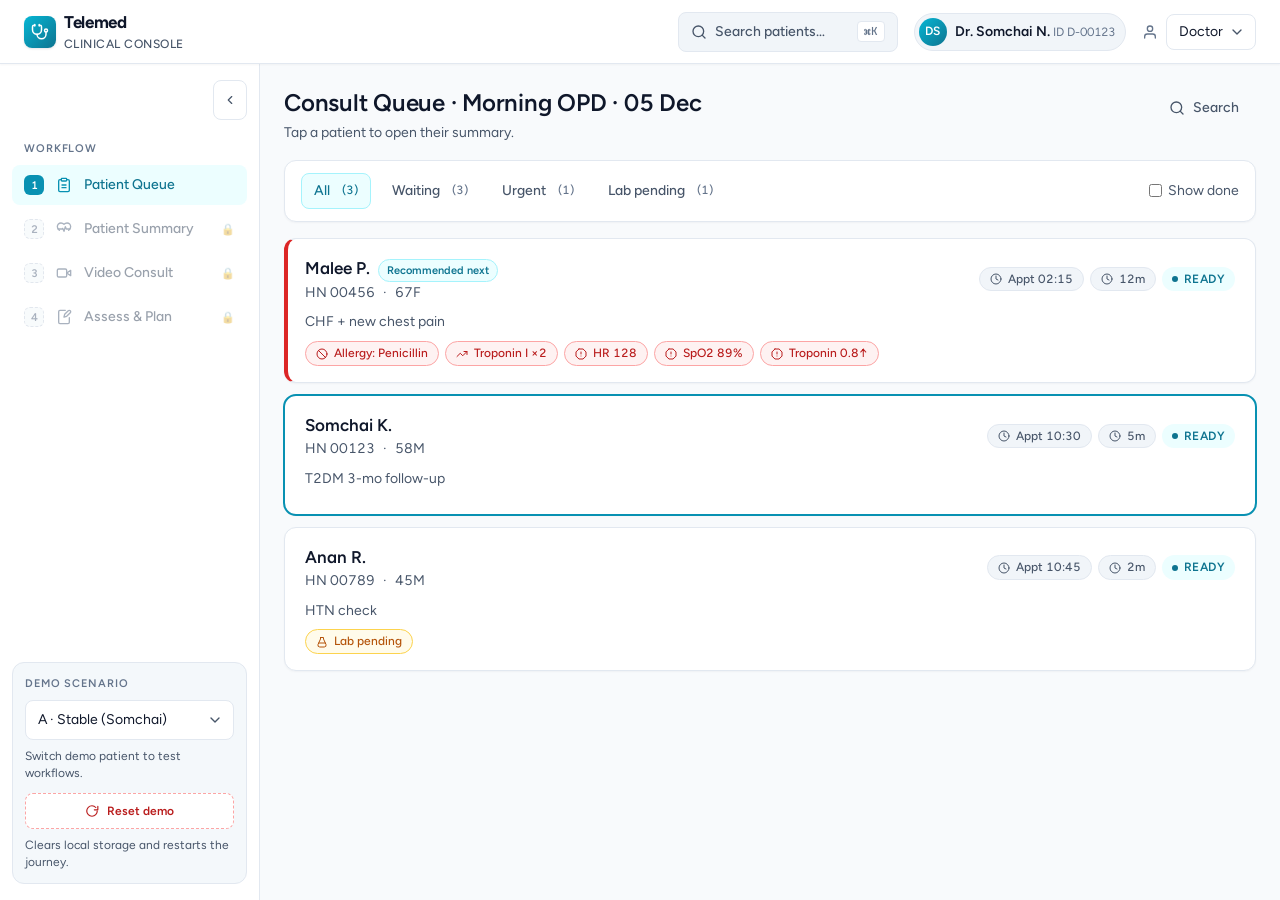
<file: index.html>
<!DOCTYPE html>
<html lang="en">
<head>
  <meta charset="UTF-8" />
  <meta name="viewport" content="width=device-width, initial-scale=1" />
  <meta name="theme-color" content="#0891B2" />
  <title>Telemed · Clinical Console</title>
  <link rel="preconnect" href="https://fonts.googleapis.com" />
  <link rel="preconnect" href="https://fonts.gstatic.com" crossorigin />
  <link rel="stylesheet" href="css/base.css" />
  <link rel="stylesheet" href="css/components.css" />
</head>
<body>

<!-- ============================================================
     SVG ICON SPRITE (Lucide-style stroked icons)
     Reference via: <svg class="icon"><use href="#i-name"/></svg>
     ============================================================ -->
<svg width="0" height="0" style="position:absolute" aria-hidden="true" focusable="false">
  <defs>
    <symbol id="i-stethoscope" viewBox="0 0 24 24" fill="none" stroke="currentColor" stroke-width="2" stroke-linecap="round" stroke-linejoin="round">
      <path d="M11 2v2"/><path d="M5 2v2"/>
      <path d="M5 3H4a2 2 0 0 0-2 2v4a6 6 0 0 0 12 0V5a2 2 0 0 0-2-2h-1"/>
      <path d="M8 15a6 6 0 0 0 12 0v-3"/>
      <circle cx="20" cy="10" r="2"/>
    </symbol>
    <symbol id="i-clipboard" viewBox="0 0 24 24" fill="none" stroke="currentColor" stroke-width="2" stroke-linecap="round" stroke-linejoin="round">
      <rect x="8" y="2" width="8" height="4" rx="1"/>
      <path d="M16 4h2a2 2 0 0 1 2 2v14a2 2 0 0 1-2 2H6a2 2 0 0 1-2-2V6a2 2 0 0 1 2-2h2"/>
      <path d="M9 12h6"/><path d="M9 16h6"/>
    </symbol>
    <symbol id="i-heart-pulse" viewBox="0 0 24 24" fill="none" stroke="currentColor" stroke-width="2" stroke-linecap="round" stroke-linejoin="round">
      <path d="M19 14c1.49-1.46 3-3.21 3-5.5A5.5 5.5 0 0 0 16.5 3c-1.76 0-3 .5-4.5 2-1.5-1.5-2.74-2-4.5-2A5.5 5.5 0 0 0 2 8.5c0 2.29 1.51 4.04 3 5.5"/>
      <path d="M3.22 12H9.5l.5-1 2 4.5 2-7 1.5 3.5h5.27"/>
    </symbol>
    <symbol id="i-video" viewBox="0 0 24 24" fill="none" stroke="currentColor" stroke-width="2" stroke-linecap="round" stroke-linejoin="round">
      <rect x="2" y="6" width="14" height="12" rx="2"/>
      <path d="m22 8-6 4 6 4V8Z"/>
    </symbol>
    <symbol id="i-file-edit" viewBox="0 0 24 24" fill="none" stroke="currentColor" stroke-width="2" stroke-linecap="round" stroke-linejoin="round">
      <path d="M14 2H6a2 2 0 0 0-2 2v16a2 2 0 0 0 2 2h12a2 2 0 0 0 2-2v-7"/>
      <path d="M18.4 2.6a2.121 2.121 0 1 1 3 3L16 11l-4 1 1-4 5.4-5.4Z"/>
    </symbol>
    <symbol id="i-refresh" viewBox="0 0 24 24" fill="none" stroke="currentColor" stroke-width="2" stroke-linecap="round" stroke-linejoin="round">
      <path d="M21 12a9 9 0 1 1-9-9c2.52 0 4.93 1.12 6.5 3"/>
      <polyline points="22 4 22 10 16 10"/>
    </symbol>
    <symbol id="i-check" viewBox="0 0 24 24" fill="none" stroke="currentColor" stroke-width="2" stroke-linecap="round" stroke-linejoin="round">
      <polyline points="20 6 9 17 4 12"/>
    </symbol>
    <symbol id="i-check-circle" viewBox="0 0 24 24" fill="none" stroke="currentColor" stroke-width="2" stroke-linecap="round" stroke-linejoin="round">
      <path d="M22 11.08V12a10 10 0 1 1-5.93-9.14"/>
      <polyline points="22 4 12 14.01 9 11.01"/>
    </symbol>
    <symbol id="i-x" viewBox="0 0 24 24" fill="none" stroke="currentColor" stroke-width="2" stroke-linecap="round" stroke-linejoin="round">
      <line x1="18" y1="6" x2="6" y2="18"/><line x1="6" y1="6" x2="18" y2="18"/>
    </symbol>
    <symbol id="i-x-circle" viewBox="0 0 24 24" fill="none" stroke="currentColor" stroke-width="2" stroke-linecap="round" stroke-linejoin="round">
      <circle cx="12" cy="12" r="10"/>
      <line x1="15" y1="9" x2="9" y2="15"/><line x1="9" y1="9" x2="15" y2="15"/>
    </symbol>
    <symbol id="i-alert-triangle" viewBox="0 0 24 24" fill="none" stroke="currentColor" stroke-width="2" stroke-linecap="round" stroke-linejoin="round">
      <path d="m21.73 18-8-14a2 2 0 0 0-3.48 0l-8 14A2 2 0 0 0 4 21h16a2 2 0 0 0 1.73-3Z"/>
      <line x1="12" y1="9" x2="12" y2="13"/>
      <line x1="12" y1="17" x2="12.01" y2="17"/>
    </symbol>
    <symbol id="i-alert-octagon" viewBox="0 0 24 24" fill="none" stroke="currentColor" stroke-width="2" stroke-linecap="round" stroke-linejoin="round">
      <polygon points="7.86 2 16.14 2 22 7.86 22 16.14 16.14 22 7.86 22 2 16.14 2 7.86 7.86 2"/>
      <line x1="12" y1="8" x2="12" y2="12"/>
      <line x1="12" y1="16" x2="12.01" y2="16"/>
    </symbol>
    <symbol id="i-clock" viewBox="0 0 24 24" fill="none" stroke="currentColor" stroke-width="2" stroke-linecap="round" stroke-linejoin="round">
      <circle cx="12" cy="12" r="10"/>
      <polyline points="12 6 12 12 16 14"/>
    </symbol>
    <symbol id="i-search" viewBox="0 0 24 24" fill="none" stroke="currentColor" stroke-width="2" stroke-linecap="round" stroke-linejoin="round">
      <circle cx="11" cy="11" r="8"/>
      <line x1="21" y1="21" x2="16.65" y2="16.65"/>
    </symbol>
    <symbol id="i-menu" viewBox="0 0 24 24" fill="none" stroke="currentColor" stroke-width="2" stroke-linecap="round" stroke-linejoin="round">
      <line x1="3" y1="6" x2="21" y2="6"/>
      <line x1="3" y1="12" x2="21" y2="12"/>
      <line x1="3" y1="18" x2="21" y2="18"/>
    </symbol>
    <symbol id="i-pill" viewBox="0 0 24 24" fill="none" stroke="currentColor" stroke-width="2" stroke-linecap="round" stroke-linejoin="round">
      <path d="m10.5 20.5 10-10a4.95 4.95 0 1 0-7-7l-10 10a4.95 4.95 0 1 0 7 7Z"/>
      <line x1="8.5" y1="8.5" x2="15.5" y2="15.5"/>
    </symbol>
    <symbol id="i-flask" viewBox="0 0 24 24" fill="none" stroke="currentColor" stroke-width="2" stroke-linecap="round" stroke-linejoin="round">
      <path d="M9 3h6v3l5 11a4 4 0 0 1-3.5 5h-9A4 4 0 0 1 4 17L9 6V3"/>
      <path d="M5.5 14h13"/>
    </symbol>
    <symbol id="i-shield" viewBox="0 0 24 24" fill="none" stroke="currentColor" stroke-width="2" stroke-linecap="round" stroke-linejoin="round">
      <path d="M12 22s8-4 8-10V5l-8-3-8 3v7c0 6 8 10 8 10Z"/>
    </symbol>
    <symbol id="i-ban" viewBox="0 0 24 24" fill="none" stroke="currentColor" stroke-width="2" stroke-linecap="round" stroke-linejoin="round">
      <circle cx="12" cy="12" r="10"/>
      <line x1="4.93" y1="4.93" x2="19.07" y2="19.07"/>
    </symbol>
    <symbol id="i-trend-up" viewBox="0 0 24 24" fill="none" stroke="currentColor" stroke-width="2" stroke-linecap="round" stroke-linejoin="round">
      <polyline points="22 7 13.5 15.5 8.5 10.5 2 17"/>
      <polyline points="16 7 22 7 22 13"/>
    </symbol>
    <symbol id="i-trend-down" viewBox="0 0 24 24" fill="none" stroke="currentColor" stroke-width="2" stroke-linecap="round" stroke-linejoin="round">
      <polyline points="22 17 13.5 8.5 8.5 13.5 2 7"/>
      <polyline points="16 17 22 17 22 11"/>
    </symbol>
    <symbol id="i-arrow-right" viewBox="0 0 24 24" fill="none" stroke="currentColor" stroke-width="2" stroke-linecap="round" stroke-linejoin="round">
      <line x1="5" y1="12" x2="19" y2="12"/>
      <polyline points="12 5 19 12 12 19"/>
    </symbol>
    <symbol id="i-mic" viewBox="0 0 24 24" fill="none" stroke="currentColor" stroke-width="2" stroke-linecap="round" stroke-linejoin="round">
      <rect x="9" y="2" width="6" height="12" rx="3"/>
      <path d="M19 10v2a7 7 0 0 1-14 0v-2"/>
      <line x1="12" y1="19" x2="12" y2="22"/>
    </symbol>
    <symbol id="i-phone-off" viewBox="0 0 24 24" fill="none" stroke="currentColor" stroke-width="2" stroke-linecap="round" stroke-linejoin="round">
      <path d="M10.68 13.31a16 16 0 0 0 3.41 2.6l1.27-1.27a2 2 0 0 1 2.11-.45 12.84 12.84 0 0 0 2.81.7 2 2 0 0 1 1.72 2v3a2 2 0 0 1-2.18 2 19.79 19.79 0 0 1-8.63-3.07 19.5 19.5 0 0 1-3.4-2.83"/>
      <line x1="22" y1="2" x2="2" y2="22"/>
    </symbol>
    <symbol id="i-save" viewBox="0 0 24 24" fill="none" stroke="currentColor" stroke-width="2" stroke-linecap="round" stroke-linejoin="round">
      <path d="M19 21H5a2 2 0 0 1-2-2V5a2 2 0 0 1 2-2h11l5 5v11a2 2 0 0 1-2 2z"/>
      <polyline points="17 21 17 13 7 13 7 21"/>
      <polyline points="7 3 7 8 15 8"/>
    </symbol>
    <symbol id="i-edit" viewBox="0 0 24 24" fill="none" stroke="currentColor" stroke-width="2" stroke-linecap="round" stroke-linejoin="round">
      <path d="M11 4H4a2 2 0 0 0-2 2v14a2 2 0 0 0 2 2h14a2 2 0 0 0 2-2v-7"/>
      <path d="M18.5 2.5a2.121 2.121 0 0 1 3 3L12 15l-4 1 1-4 9.5-9.5z"/>
    </symbol>
    <symbol id="i-plus" viewBox="0 0 24 24" fill="none" stroke="currentColor" stroke-width="2" stroke-linecap="round" stroke-linejoin="round">
      <line x1="12" y1="5" x2="12" y2="19"/><line x1="5" y1="12" x2="19" y2="12"/>
    </symbol>
    <symbol id="i-zap" viewBox="0 0 24 24" fill="none" stroke="currentColor" stroke-width="2" stroke-linecap="round" stroke-linejoin="round">
      <polygon points="13 2 3 14 12 14 11 22 21 10 12 10 13 2"/>
    </symbol>
    <symbol id="i-database" viewBox="0 0 24 24" fill="none" stroke="currentColor" stroke-width="2" stroke-linecap="round" stroke-linejoin="round">
      <ellipse cx="12" cy="5" rx="9" ry="3"/>
      <path d="M3 5v14c0 1.66 4 3 9 3s9-1.34 9-3V5"/>
      <path d="M3 12c0 1.66 4 3 9 3s9-1.34 9-3"/>
    </symbol>
    <symbol id="i-siren" viewBox="0 0 24 24" fill="none" stroke="currentColor" stroke-width="2" stroke-linecap="round" stroke-linejoin="round">
      <path d="M7 18v-6a5 5 0 1 1 10 0v6"/>
      <path d="M5 21a1 1 0 0 0 1 1h12a1 1 0 0 0 1-1v-1a1 1 0 0 0-1-1H6a1 1 0 0 0-1 1v1Z"/>
      <path d="M21 12h1"/><path d="M2 12h1"/><path d="M12 2v1"/>
      <path d="m4.93 4.93.7.7"/><path d="m18.37 4.93-.7.7"/>
    </symbol>
    <symbol id="i-user" viewBox="0 0 24 24" fill="none" stroke="currentColor" stroke-width="2" stroke-linecap="round" stroke-linejoin="round">
      <path d="M20 21v-2a4 4 0 0 0-4-4H8a4 4 0 0 0-4 4v2"/>
      <circle cx="12" cy="7" r="4"/>
    </symbol>
    <symbol id="i-chevron-left" viewBox="0 0 24 24" fill="none" stroke="currentColor" stroke-width="2" stroke-linecap="round" stroke-linejoin="round">
      <polyline points="15 18 9 12 15 6"/>
    </symbol>
    <symbol id="i-chevron-right" viewBox="0 0 24 24" fill="none" stroke="currentColor" stroke-width="2" stroke-linecap="round" stroke-linejoin="round">
      <polyline points="9 18 15 12 9 6"/>
    </symbol>
  </defs>
</svg>

<div class="app">

  <header role="banner">
    <button id="hamburger" class="icon-btn ghost" aria-label="Open menu">
      <svg class="icon icon-lg" aria-hidden="true"><use href="#i-menu"/></svg>
    </button>

    <a class="brand" href="#" aria-label="Telemed Clinical Console">
      <span class="brand-mark"><svg class="icon" aria-hidden="true"><use href="#i-stethoscope"/></svg></span>
      <span class="brand-name">
        Telemed
        <small>Clinical Console</small>
      </span>
    </a>

    <span id="flag-count" class="flag-count-chip" style="display:none" role="status" aria-live="polite"></span>

    <div class="spacer"></div>

    <button class="search-trigger" aria-label="Search patients">
      <svg class="icon" aria-hidden="true"><use href="#i-search"/></svg>
      <span>Search patients…</span>
      <kbd>⌘K</kbd>
    </button>

    <span class="identity-chip" id="identity-chip" aria-readonly="true">
      <span class="identity-avatar" aria-hidden="true">DR</span>
      <span>
        <span class="identity-name">Dr. Somchai N.</span>
        <span class="identity-id">ID D-00123</span>
      </span>
    </span>

    <label class="role-switch">
      <span class="sr-only">Role</span>
      <svg class="icon" aria-hidden="true" style="color:var(--text-subtle)"><use href="#i-user"/></svg>
      <select id="role-toggle" aria-label="Switch role">
        <option value="doctor">Doctor</option>
        <option value="nurse">Nurse</option>
      </select>
    </label>
  </header>

  <aside id="sidebar" aria-label="Primary navigation">
    <button id="sidebar-collapse" class="sidebar-toggle" type="button" aria-label="Collapse sidebar" aria-expanded="true" aria-controls="sidebar">
      <svg class="icon icon-chevron-collapse" aria-hidden="true"><use href="#i-chevron-left"/></svg>
      <svg class="icon icon-chevron-expand" aria-hidden="true"><use href="#i-chevron-right"/></svg>
    </button>
    <div class="sidebar-section-label">Workflow</div>
    <a class="nav-item" data-screen="queue" tabindex="0" role="link" data-label="Patient Queue">
      <span class="nav-step">1</span>
      <svg class="icon" aria-hidden="true"><use href="#i-clipboard"/></svg>
      <span class="nav-label">Patient Queue</span>
    </a>
    <a class="nav-item" data-screen="summary" tabindex="0" role="link" data-label="Patient Summary">
      <span class="nav-step">2</span>
      <svg class="icon" aria-hidden="true"><use href="#i-heart-pulse"/></svg>
      <span class="nav-label">Patient Summary</span>
    </a>
    <a class="nav-item" data-screen="video" tabindex="0" role="link" data-label="Video Consult">
      <span class="nav-step">3</span>
      <svg class="icon" aria-hidden="true"><use href="#i-video"/></svg>
      <span class="nav-label">Video Consult</span>
    </a>
    <a class="nav-item" data-screen="assessment" tabindex="0" role="link" data-label="Assess & Plan">
      <span class="nav-step">4</span>
      <svg class="icon" aria-hidden="true"><use href="#i-file-edit"/></svg>
      <span class="nav-label">Assess &amp; Plan</span>
    </a>

    <div class="scenario-picker">
      <label for="scenario-toggle">Demo scenario</label>
      <select id="scenario-toggle">
        <option value="A">A · Stable (Somchai)</option>
        <option value="B">B · Red-flag (Malee)</option>
        <option value="C">C · Sync fail (Anan)</option>
      </select>
      <span class="hint">Switch demo patient to test workflows.</span>
      <button id="btn-reset-demo" class="reset-demo-btn" type="button">
        <svg class="icon" aria-hidden="true"><use href="#i-refresh"/></svg>
        <span>Reset demo</span>
      </button>
      <span class="hint">Clears local storage and restarts the journey.</span>
    </div>
  </aside>

  <main id="main" role="main"></main>
</div>

<script type="module" src="js/nav.js"></script>
</body>
</html>
</file>
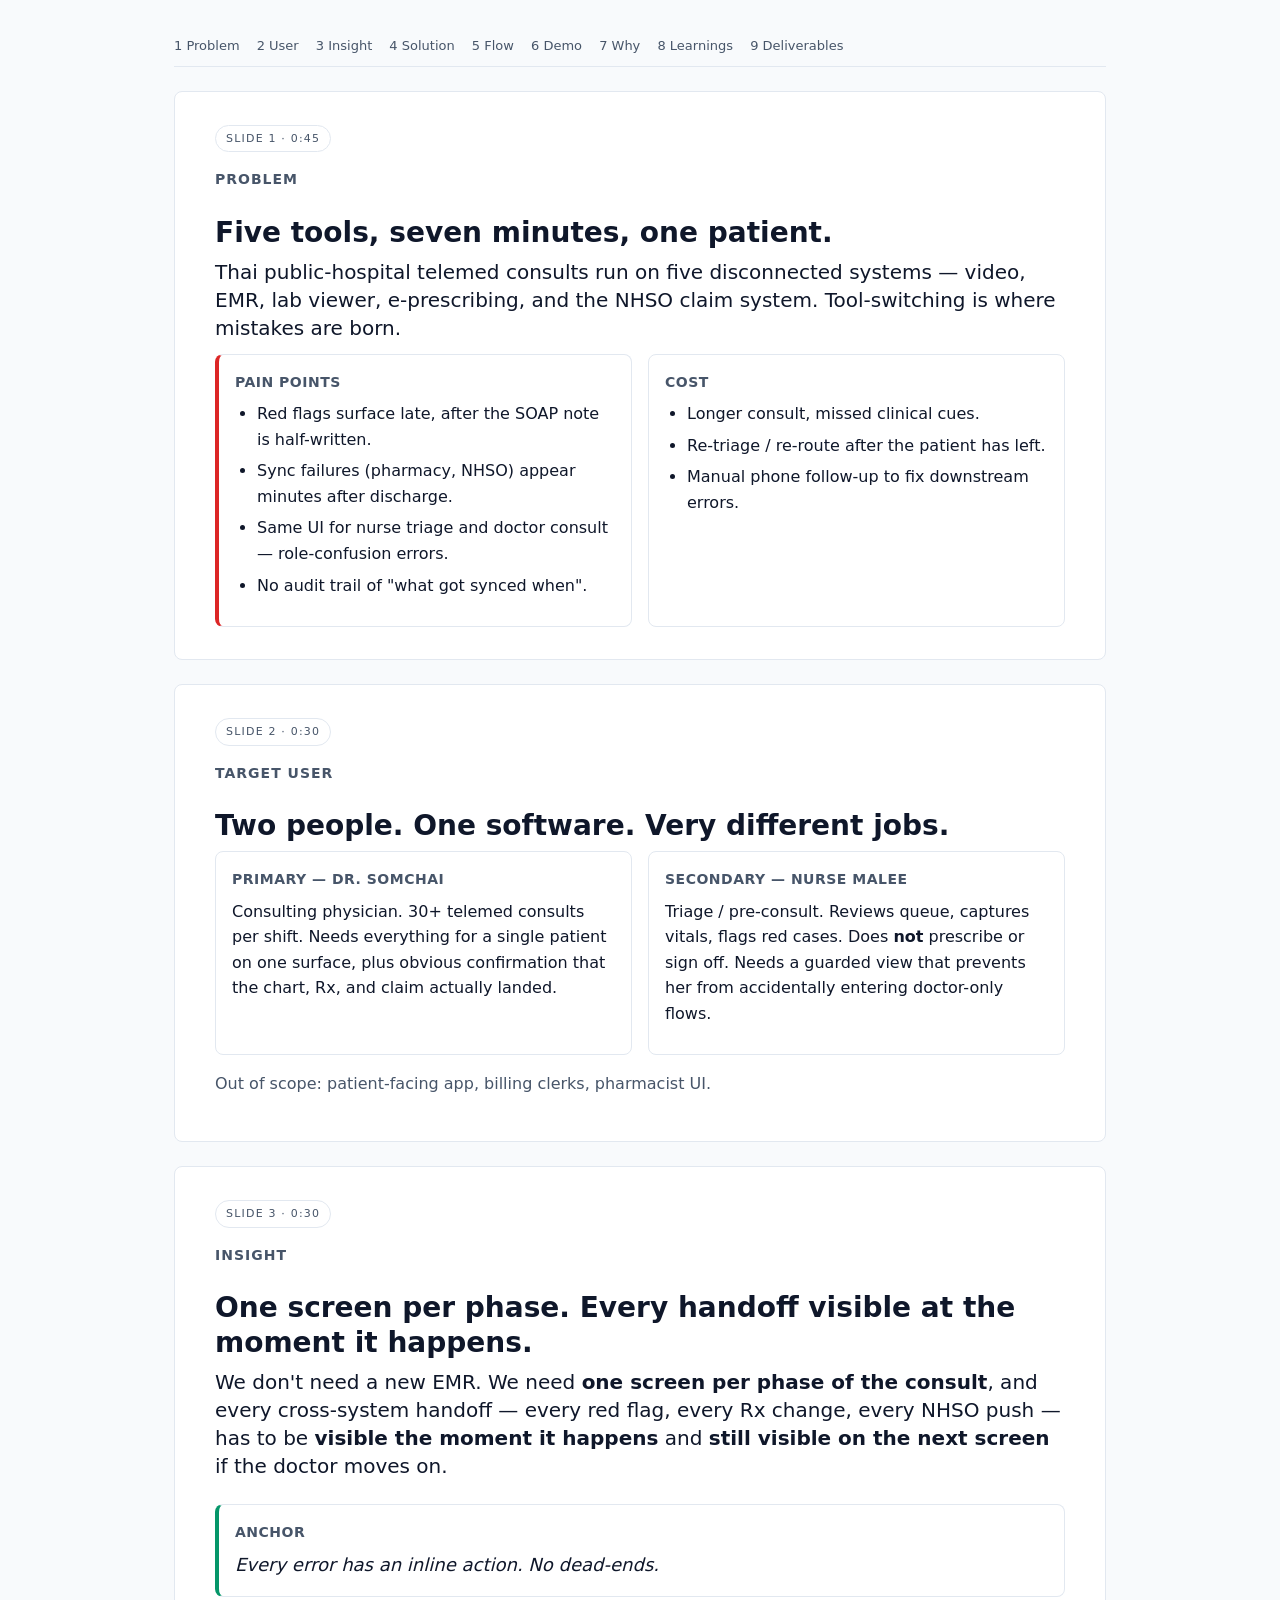
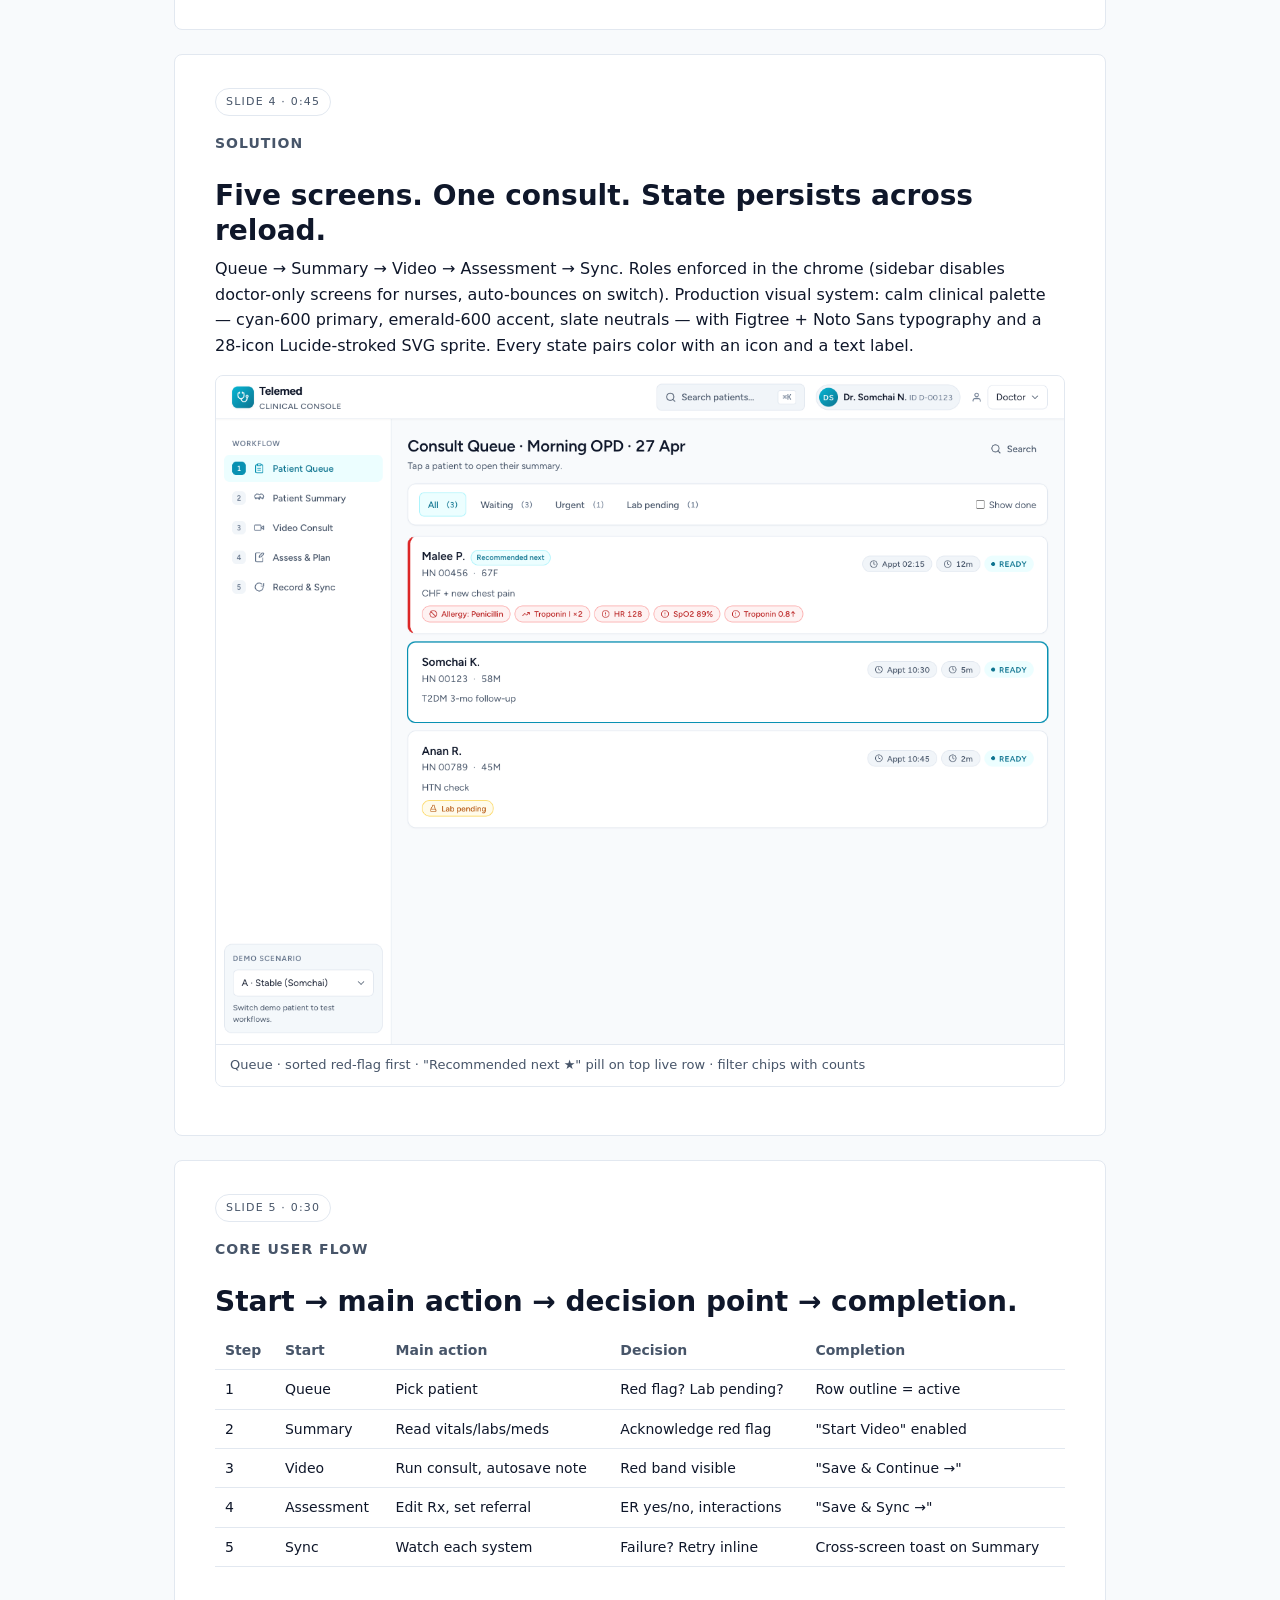
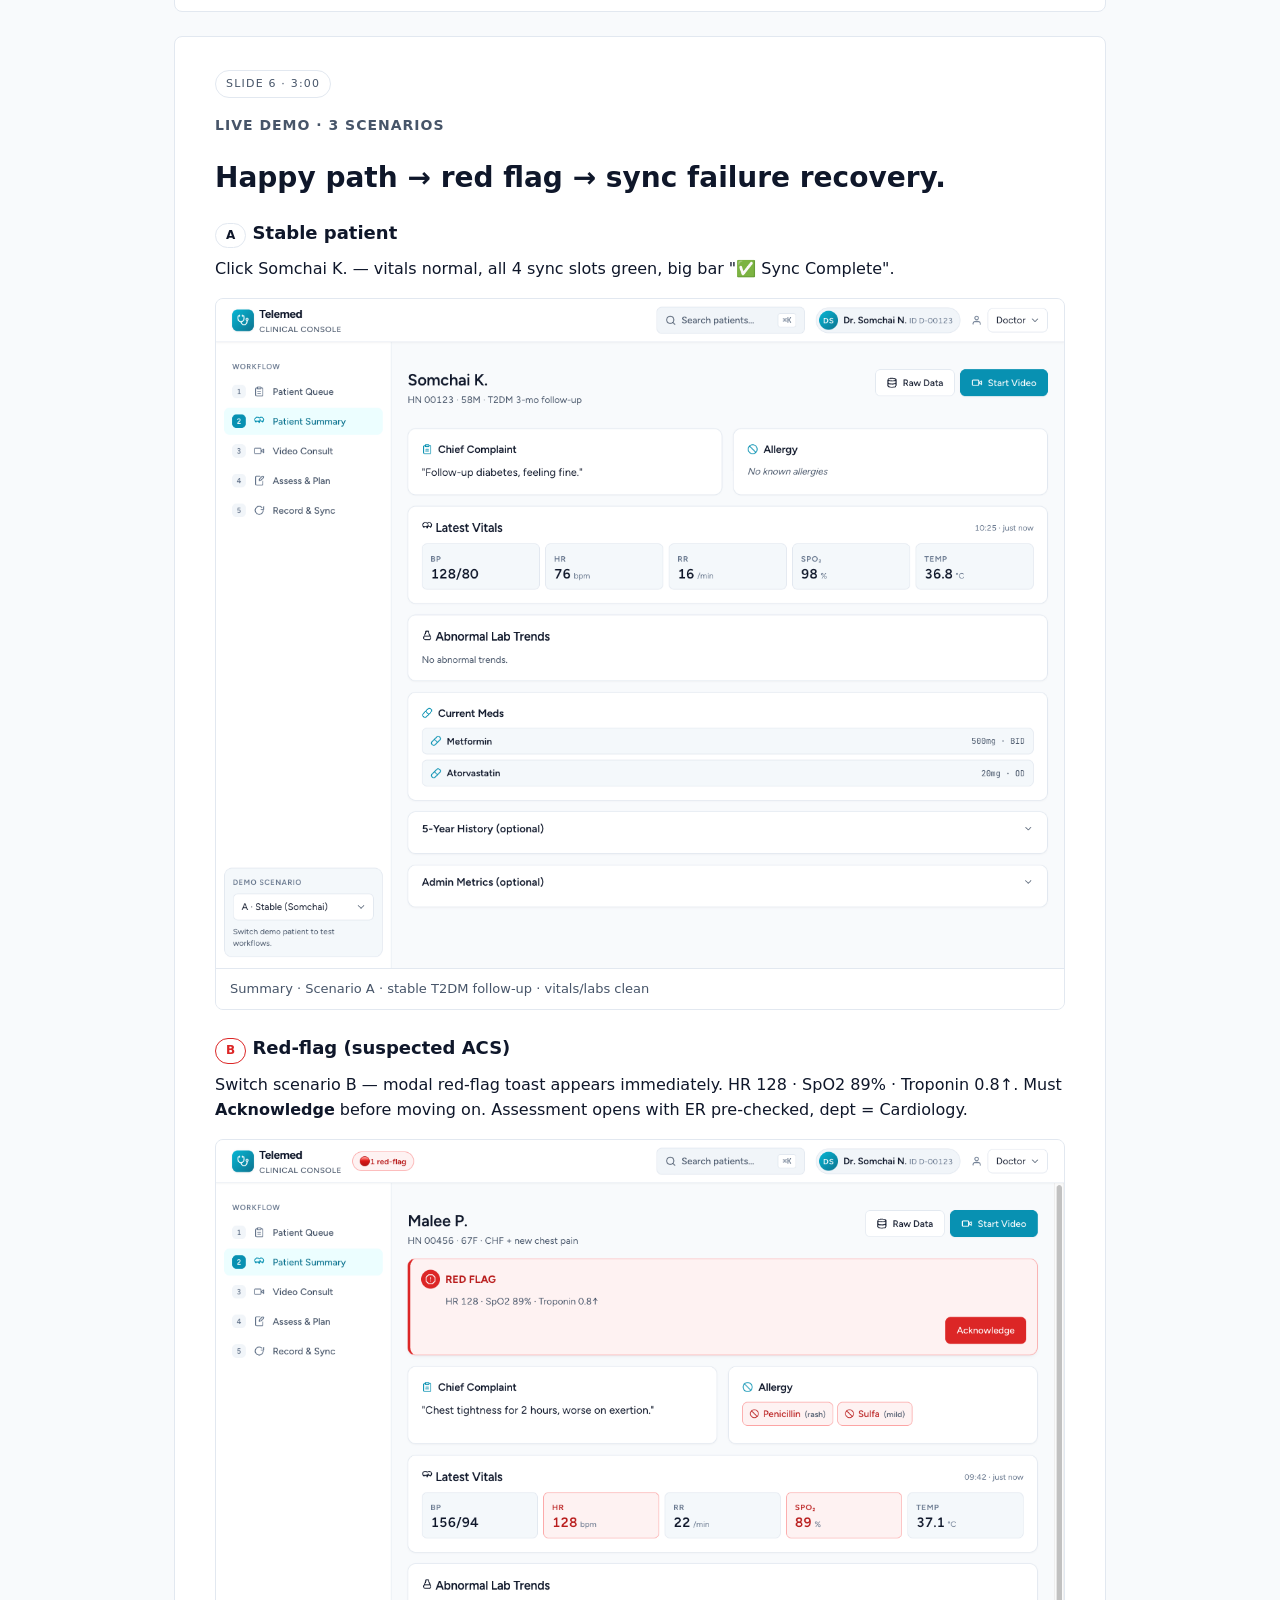
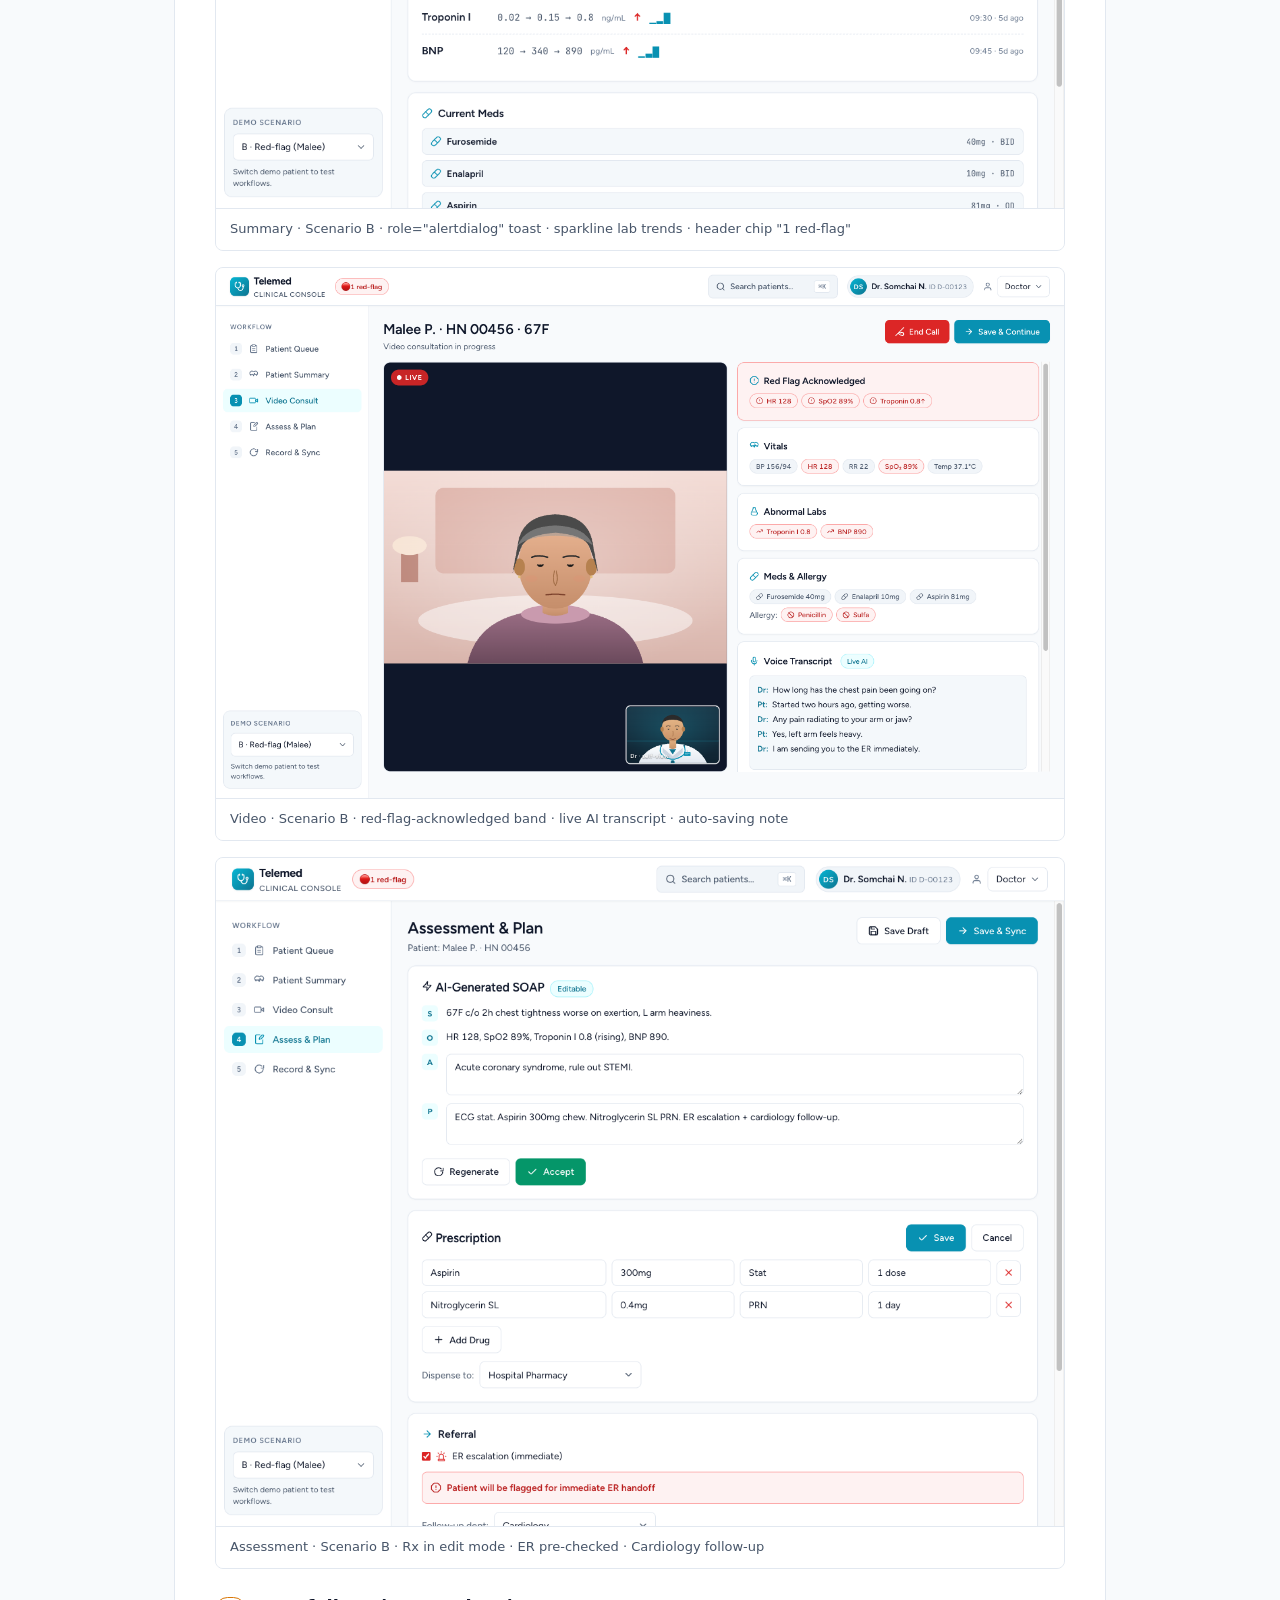
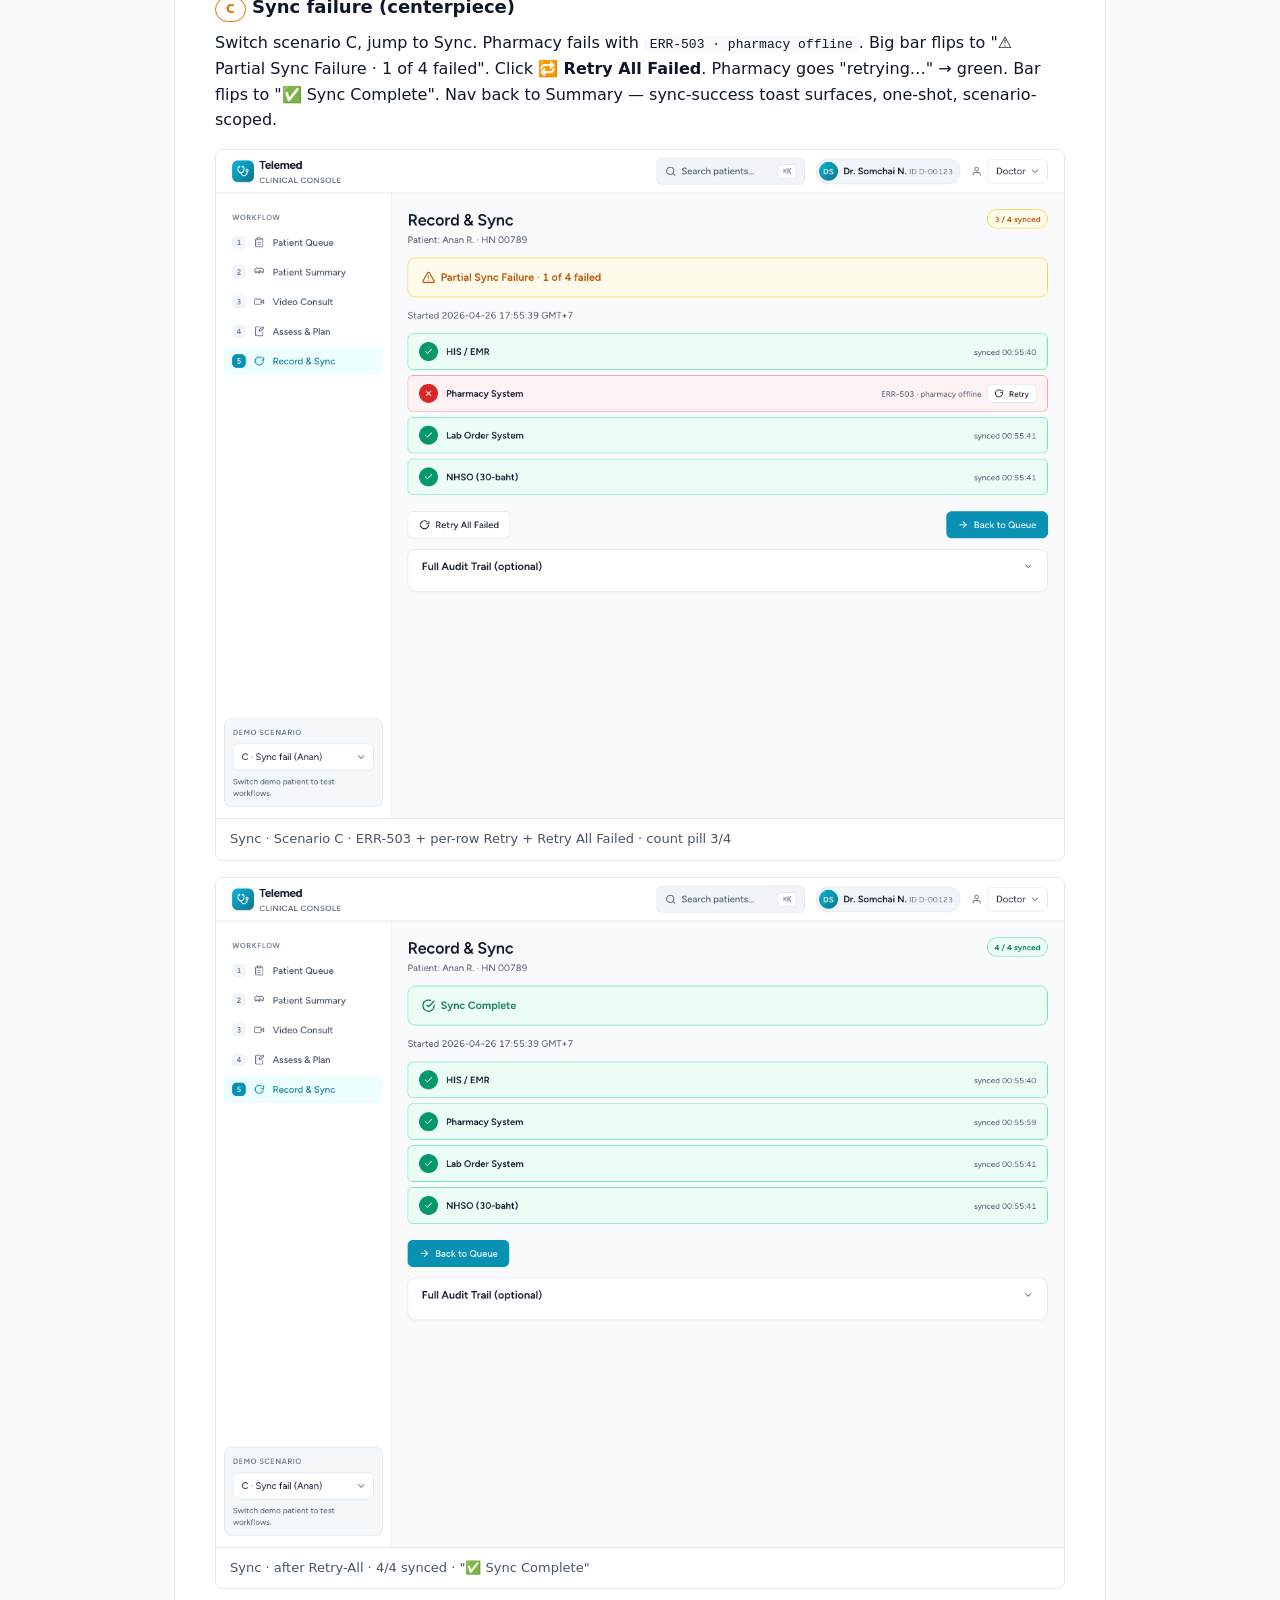
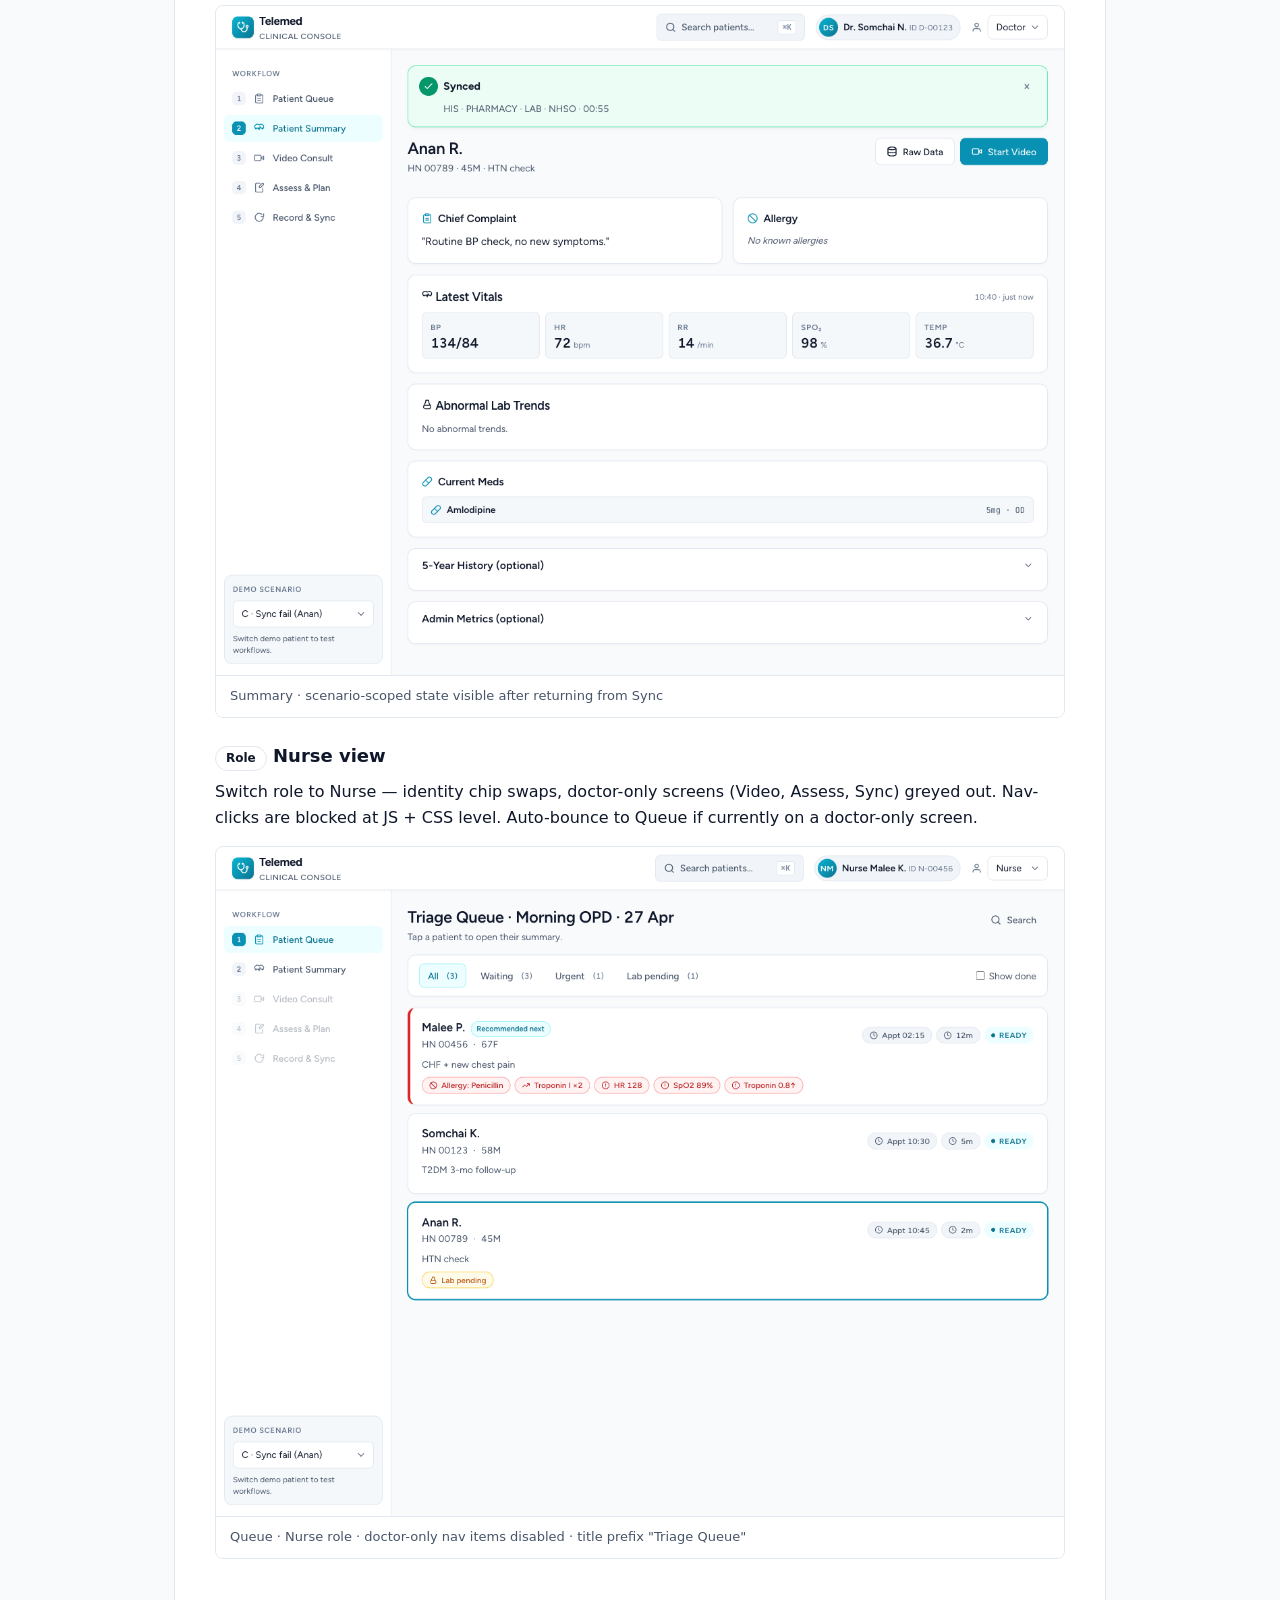
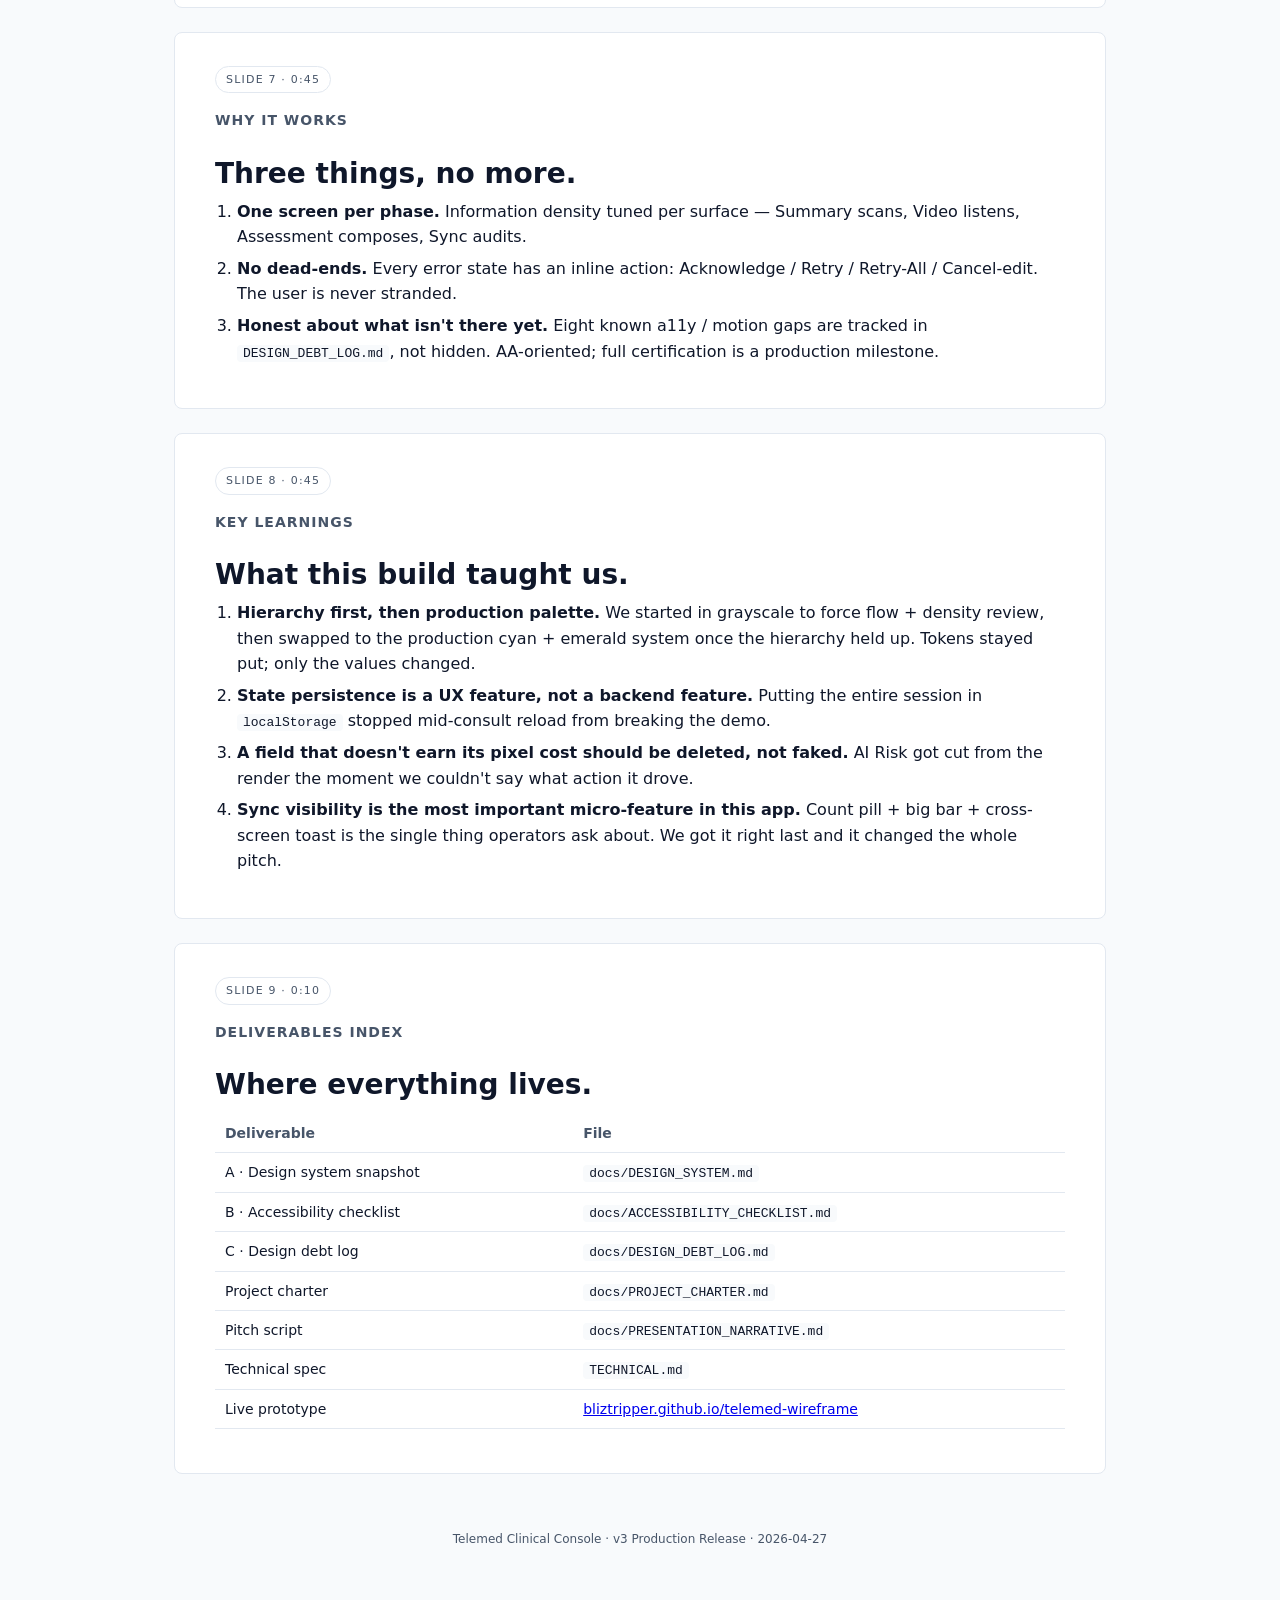
<file: docs/PRESENTATION.html>
<!DOCTYPE html>
<html lang="en">
<head>
<meta charset="UTF-8" />
<meta name="viewport" content="width=device-width, initial-scale=1" />
<title>Telemed Clinical Console — Final Demo</title>
<style>
  :root {
    --bg: #FFFFFF;
    --surface: #F8FAFC;
    --border: #E2E8F0;
    --text: #0F172A;
    --text-2: #475569;
    --accent: #0891B2;
    --flag: #DC2626;
    --ok: #059669;
    --warn: #D97706;
    --radius: 8px;
  }
  * { box-sizing: border-box; }
  html, body { margin: 0; padding: 0; height: 100%; }
  body {
    font: 16px/1.6 system-ui, -apple-system, "Segoe UI", Roboto, sans-serif;
    color: var(--text);
    background: var(--surface);
    -webkit-font-smoothing: antialiased;
  }
  .deck { max-width: 980px; margin: 0 auto; padding: 24px; }
  .slide {
    background: var(--bg);
    border: 1px solid var(--border);
    border-radius: var(--radius);
    padding: 32px 40px;
    margin: 24px 0;
    page-break-after: always;
    scroll-margin-top: 24px;
  }
  .slide h1 { font-size: 28px; line-height: 1.25; margin: 0 0 8px; }
  .slide h2 { font-size: 14px; text-transform: uppercase; letter-spacing: 1px; color: var(--text-2); margin: 0 0 24px; font-weight: 600; }
  .slide h3 { font-size: 18px; margin: 24px 0 8px; }
  .slide p { margin: 0 0 12px; }
  .slide ul, .slide ol { margin: 0 0 12px; padding-left: 22px; }
  .slide li { margin-bottom: 6px; }
  .lead { font-size: 20px; line-height: 1.4; color: var(--text); }
  .kicker { display: inline-block; font-size: 11px; letter-spacing: 1.2px; text-transform: uppercase; color: var(--text-2); padding: 4px 10px; border: 1px solid var(--border); border-radius: 999px; margin-bottom: 16px; }
  .grid-2 { display: grid; grid-template-columns: 1fr 1fr; gap: 16px; }
  .card { background: var(--bg); border: 1px solid var(--border); border-radius: var(--radius); padding: 16px; }
  .card.flag { border-left: 4px solid var(--flag); }
  .card.ok { border-left: 4px solid var(--ok); }
  .card.warn { border-left: 4px solid var(--warn); }
  .card h4 { margin: 0 0 8px; font-size: 14px; text-transform: uppercase; letter-spacing: 0.5px; color: var(--text-2); }
  .shot {
    border: 1px solid var(--border);
    border-radius: var(--radius);
    overflow: hidden;
    background: var(--surface);
    margin: 16px 0;
  }
  .shot img { display: block; width: 100%; height: auto; }
  .shot figcaption { padding: 10px 14px; font-size: 13px; color: var(--text-2); border-top: 1px solid var(--border); background: var(--bg); }
  table { width: 100%; border-collapse: collapse; margin: 12px 0; }
  th, td { text-align: left; padding: 8px 10px; border-bottom: 1px solid var(--border); font-size: 14px; }
  th { font-weight: 600; color: var(--text-2); }
  code { font: 13px/1.4 ui-monospace, "SF Mono", Menlo, Consolas, monospace; background: var(--surface); padding: 1px 6px; border-radius: 4px; }
  .nav { position: sticky; top: 0; background: var(--surface); padding: 8px 0; border-bottom: 1px solid var(--border); z-index: 10; margin-bottom: 24px; }
  .nav a { display: inline-block; margin-right: 12px; font-size: 13px; color: var(--text-2); text-decoration: none; }
  .nav a:hover { color: var(--text); }
  .pill { display: inline-block; padding: 2px 10px; border-radius: 999px; font-size: 12px; border: 1px solid var(--border); }
  .pill.ok { color: var(--ok); border-color: var(--ok); }
  .pill.flag { color: var(--flag); border-color: var(--flag); }
  .pill.warn { color: var(--warn); border-color: var(--warn); }
  .demo-step { padding: 12px 16px; border-left: 3px solid var(--border); background: var(--surface); margin: 8px 0; border-radius: 0 var(--radius) var(--radius) 0; }
  .demo-step strong { color: var(--text); }
  hr { border: 0; border-top: 1px solid var(--border); margin: 24px 0; }
  footer { text-align: center; color: var(--text-2); font-size: 12px; padding: 32px 0 48px; }
  @media print {
    body { background: white; }
    .nav { display: none; }
    .slide { box-shadow: none; border: 0; padding: 24px; }
  }
</style>
</head>
<body>
<div class="deck">

  <nav class="nav">
    <a href="#s1">1 Problem</a>
    <a href="#s2">2 User</a>
    <a href="#s3">3 Insight</a>
    <a href="#s4">4 Solution</a>
    <a href="#s5">5 Flow</a>
    <a href="#s6">6 Demo</a>
    <a href="#s7">7 Why</a>
    <a href="#s8">8 Learnings</a>
    <a href="#s9">9 Deliverables</a>
  </nav>

  <section id="s1" class="slide">
    <span class="kicker">Slide 1 · 0:45</span>
    <h2>Problem</h2>
    <h1>Five tools, seven minutes, one patient.</h1>
    <p class="lead">Thai public-hospital telemed consults run on five disconnected systems — video, EMR, lab viewer, e-prescribing, and the NHSO claim system. Tool-switching is where mistakes are born.</p>
    <div class="grid-2">
      <div class="card flag">
        <h4>Pain points</h4>
        <ul>
          <li>Red flags surface late, after the SOAP note is half-written.</li>
          <li>Sync failures (pharmacy, NHSO) appear minutes after discharge.</li>
          <li>Same UI for nurse triage and doctor consult — role-confusion errors.</li>
          <li>No audit trail of "what got synced when".</li>
        </ul>
      </div>
      <div class="card">
        <h4>Cost</h4>
        <ul>
          <li>Longer consult, missed clinical cues.</li>
          <li>Re-triage / re-route after the patient has left.</li>
          <li>Manual phone follow-up to fix downstream errors.</li>
        </ul>
      </div>
    </div>
  </section>

  <section id="s2" class="slide">
    <span class="kicker">Slide 2 · 0:30</span>
    <h2>Target user</h2>
    <h1>Two people. One software. Very different jobs.</h1>
    <div class="grid-2">
      <div class="card">
        <h4>Primary — Dr. Somchai</h4>
        <p>Consulting physician. 30+ telemed consults per shift. Needs everything for a single patient on one surface, plus obvious confirmation that the chart, Rx, and claim actually landed.</p>
      </div>
      <div class="card">
        <h4>Secondary — Nurse Malee</h4>
        <p>Triage / pre-consult. Reviews queue, captures vitals, flags red cases. Does <strong>not</strong> prescribe or sign off. Needs a guarded view that prevents her from accidentally entering doctor-only flows.</p>
      </div>
    </div>
    <p style="margin-top: 16px; color: var(--text-2);">Out of scope: patient-facing app, billing clerks, pharmacist UI.</p>
  </section>

  <section id="s3" class="slide">
    <span class="kicker">Slide 3 · 0:30</span>
    <h2>Insight</h2>
    <h1>One screen per phase. Every handoff visible at the moment it happens.</h1>
    <p class="lead">We don't need a new EMR. We need <strong>one screen per phase of the consult</strong>, and every cross-system handoff — every red flag, every Rx change, every NHSO push — has to be <strong>visible the moment it happens</strong> and <strong>still visible on the next screen</strong> if the doctor moves on.</p>
    <div class="card ok" style="margin-top: 24px;">
      <h4>Anchor</h4>
      <p style="margin: 0; font-size: 18px;"><em>Every error has an inline action. No dead-ends.</em></p>
    </div>
  </section>

  <section id="s4" class="slide">
    <span class="kicker">Slide 4 · 0:45</span>
    <h2>Solution</h2>
    <h1>Five screens. One consult. State persists across reload.</h1>
    <p>Queue → Summary → Video → Assessment → Sync. Roles enforced in the chrome (sidebar disables doctor-only screens for nurses, auto-bounces on switch). Production visual system: calm clinical palette — cyan-600 primary, emerald-600 accent, slate neutrals — with Figtree + Noto Sans typography and a 28-icon Lucide-stroked SVG sprite. Every state pairs color with an icon and a text label.</p>
    <figure class="shot">
      <img src="screenshots/01-queue-scenario-a.png" alt="Queue screen with 3 scenarios sorted red-flag-first">
      <figcaption>Queue · sorted red-flag first · "Recommended next ★" pill on top live row · filter chips with counts</figcaption>
    </figure>
  </section>

  <section id="s5" class="slide">
    <span class="kicker">Slide 5 · 0:30</span>
    <h2>Core user flow</h2>
    <h1>Start → main action → decision point → completion.</h1>
    <table>
      <thead><tr><th>Step</th><th>Start</th><th>Main action</th><th>Decision</th><th>Completion</th></tr></thead>
      <tbody>
        <tr><td>1</td><td>Queue</td><td>Pick patient</td><td>Red flag? Lab pending?</td><td>Row outline = active</td></tr>
        <tr><td>2</td><td>Summary</td><td>Read vitals/labs/meds</td><td>Acknowledge red flag</td><td>"Start Video" enabled</td></tr>
        <tr><td>3</td><td>Video</td><td>Run consult, autosave note</td><td>Red band visible</td><td>"Save & Continue →"</td></tr>
        <tr><td>4</td><td>Assessment</td><td>Edit Rx, set referral</td><td>ER yes/no, interactions</td><td>"Save & Sync →"</td></tr>
        <tr><td>5</td><td>Sync</td><td>Watch each system</td><td>Failure? Retry inline</td><td>Cross-screen toast on Summary</td></tr>
      </tbody>
    </table>
  </section>

  <section id="s6" class="slide">
    <span class="kicker">Slide 6 · 3:00</span>
    <h2>Live demo · 3 scenarios</h2>
    <h1>Happy path → red flag → sync failure recovery.</h1>

    <h3><span class="pill">A</span> Stable patient</h3>
    <p>Click Somchai K. — vitals normal, all 4 sync slots green, big bar "✅ Sync Complete".</p>
    <figure class="shot">
      <img src="screenshots/02-summary-scenario-a.png" alt="Summary scenario A">
      <figcaption>Summary · Scenario A · stable T2DM follow-up · vitals/labs clean</figcaption>
    </figure>

    <h3><span class="pill flag">B</span> Red-flag (suspected ACS)</h3>
    <p>Switch scenario B — modal red-flag toast appears immediately. HR 128 · SpO2 89% · Troponin 0.8↑. Must <strong>Acknowledge</strong> before moving on. Assessment opens with ER pre-checked, dept = Cardiology.</p>
    <figure class="shot">
      <img src="screenshots/03-summary-redflag-toast.png" alt="Summary with red-flag alertdialog toast">
      <figcaption>Summary · Scenario B · role="alertdialog" toast · sparkline lab trends · header chip "1 red-flag"</figcaption>
    </figure>
    <figure class="shot">
      <img src="screenshots/04-video-scenario-b.png" alt="Video screen with red flag acknowledged band">
      <figcaption>Video · Scenario B · red-flag-acknowledged band · live AI transcript · auto-saving note</figcaption>
    </figure>
    <figure class="shot">
      <img src="screenshots/05-assessment-rx-edit.png" alt="Assessment with Rx in edit mode">
      <figcaption>Assessment · Scenario B · Rx in edit mode · ER pre-checked · Cardiology follow-up</figcaption>
    </figure>

    <h3><span class="pill warn">C</span> Sync failure (centerpiece)</h3>
    <p>Switch scenario C, jump to Sync. Pharmacy fails with <code>ERR-503 · pharmacy offline</code>. Big bar flips to "⚠️ Partial Sync Failure · 1 of 4 failed". Click <strong>🔁 Retry All Failed</strong>. Pharmacy goes "retrying…" → green. Bar flips to "✅ Sync Complete". Nav back to Summary — sync-success toast surfaces, one-shot, scenario-scoped.</p>
    <figure class="shot">
      <img src="screenshots/06-sync-failure-c.png" alt="Sync screen showing pharmacy failure">
      <figcaption>Sync · Scenario C · ERR-503 + per-row Retry + Retry All Failed · count pill 3/4</figcaption>
    </figure>
    <figure class="shot">
      <img src="screenshots/07-sync-after-retry.png" alt="Sync screen all green after retry">
      <figcaption>Sync · after Retry-All · 4/4 synced · "✅ Sync Complete"</figcaption>
    </figure>
    <figure class="shot">
      <img src="screenshots/08-summary-sync-toast.png" alt="Summary screen after sync">
      <figcaption>Summary · scenario-scoped state visible after returning from Sync</figcaption>
    </figure>

    <h3><span class="pill">Role</span> Nurse view</h3>
    <p>Switch role to Nurse — identity chip swaps, doctor-only screens (Video, Assess, Sync) greyed out. Nav-clicks are blocked at JS + CSS level. Auto-bounce to Queue if currently on a doctor-only screen.</p>
    <figure class="shot">
      <img src="screenshots/09-nurse-role-queue.png" alt="Queue screen as nurse role">
      <figcaption>Queue · Nurse role · doctor-only nav items disabled · title prefix "Triage Queue"</figcaption>
    </figure>
  </section>

  <section id="s7" class="slide">
    <span class="kicker">Slide 7 · 0:45</span>
    <h2>Why it works</h2>
    <h1>Three things, no more.</h1>
    <ol>
      <li><strong>One screen per phase.</strong> Information density tuned per surface — Summary scans, Video listens, Assessment composes, Sync audits.</li>
      <li><strong>No dead-ends.</strong> Every error state has an inline action: Acknowledge / Retry / Retry-All / Cancel-edit. The user is never stranded.</li>
      <li><strong>Honest about what isn't there yet.</strong> Eight known a11y / motion gaps are tracked in <code>DESIGN_DEBT_LOG.md</code>, not hidden. AA-oriented; full certification is a production milestone.</li>
    </ol>
  </section>

  <section id="s8" class="slide">
    <span class="kicker">Slide 8 · 0:45</span>
    <h2>Key learnings</h2>
    <h1>What this build taught us.</h1>
    <ol>
      <li><strong>Hierarchy first, then production palette.</strong> We started in grayscale to force flow + density review, then swapped to the production cyan + emerald system once the hierarchy held up. Tokens stayed put; only the values changed.</li>
      <li><strong>State persistence is a UX feature, not a backend feature.</strong> Putting the entire session in <code>localStorage</code> stopped mid-consult reload from breaking the demo.</li>
      <li><strong>A field that doesn't earn its pixel cost should be deleted, not faked.</strong> AI Risk got cut from the render the moment we couldn't say what action it drove.</li>
      <li><strong>Sync visibility is the most important micro-feature in this app.</strong> Count pill + big bar + cross-screen toast is the single thing operators ask about. We got it right last and it changed the whole pitch.</li>
    </ol>
  </section>

  <section id="s9" class="slide">
    <span class="kicker">Slide 9 · 0:10</span>
    <h2>Deliverables index</h2>
    <h1>Where everything lives.</h1>
    <table>
      <thead><tr><th>Deliverable</th><th>File</th></tr></thead>
      <tbody>
        <tr><td>A · Design system snapshot</td><td><code>docs/DESIGN_SYSTEM.md</code></td></tr>
        <tr><td>B · Accessibility checklist</td><td><code>docs/ACCESSIBILITY_CHECKLIST.md</code></td></tr>
        <tr><td>C · Design debt log</td><td><code>docs/DESIGN_DEBT_LOG.md</code></td></tr>
        <tr><td>Project charter</td><td><code>docs/PROJECT_CHARTER.md</code></td></tr>
        <tr><td>Pitch script</td><td><code>docs/PRESENTATION_NARRATIVE.md</code></td></tr>
        <tr><td>Technical spec</td><td><code>TECHNICAL.md</code></td></tr>
        <tr><td>Live prototype</td><td><a href="https://bliztripper.github.io/telemed-wireframe/">bliztripper.github.io/telemed-wireframe</a></td></tr>
      </tbody>
    </table>
  </section>

  <footer>
    Telemed Clinical Console · v3 Production Release · 2026-04-27
  </footer>

</div>
</body>
</html>
</file>
<file: css/base.css>
/* ==========================================================================
   Telemed Clinical Console — Base
   Design system: Calm cyan + health green, accessible & ethical (WCAG AA+)
   Audience: Doctors, Nurses. Clinical OPD telemedicine.
   ========================================================================== */

@import url('https://fonts.googleapis.com/css2?family=Figtree:wght@400;500;600;700&family=Noto+Sans:wght@400;500;600&family=JetBrains+Mono:wght@400;500&display=swap');

:root {
  /* ---------- Color · Brand ---------- */
  --c-primary-50:  #ECFEFF;
  --c-primary-100: #CFFAFE;
  --c-primary-200: #A5F3FC;
  --c-primary-300: #67E8F9;
  --c-primary-400: #22D3EE;
  --c-primary-500: #06B6D4;
  --c-primary-600: #0891B2;
  --c-primary-700: #0E7490;
  --c-primary-800: #155E75;
  --c-primary-900: #164E63;

  --c-accent-500:  #10B981;
  --c-accent-600:  #059669;
  --c-accent-700:  #047857;

  /* ---------- Color · Neutral (slate) ---------- */
  --c-slate-50:  #F8FAFC;
  --c-slate-100: #F1F5F9;
  --c-slate-200: #E2E8F0;
  --c-slate-300: #CBD5E1;
  --c-slate-400: #94A3B8;
  --c-slate-500: #64748B;
  --c-slate-600: #475569;
  --c-slate-700: #334155;
  --c-slate-800: #1E293B;
  --c-slate-900: #0F172A;

  /* ---------- Color · Semantic ---------- */
  --c-danger-50:    #FEF2F2;
  --c-danger-100:   #FEE2E2;
  --c-danger-500:   #EF4444;
  --c-danger-600:   #DC2626;
  --c-danger-700:   #B91C1C;

  --c-warn-50:      #FFFBEB;
  --c-warn-100:     #FEF3C7;
  --c-warn-500:     #F59E0B;
  --c-warn-600:     #D97706;
  --c-warn-700:     #B45309;

  --c-success-50:   #ECFDF5;
  --c-success-100:  #D1FAE5;
  --c-success-500:  #10B981;
  --c-success-600:  #059669;
  --c-success-700:  #047857;

  --c-info-50:      #EFF6FF;
  --c-info-100:     #DBEAFE;
  --c-info-600:     #2563EB;

  /* ---------- Tokens · Surface ---------- */
  --bg-app:       var(--c-slate-50);
  --bg-surface:   #FFFFFF;
  --bg-elevated:  #FFFFFF;
  --bg-muted:     var(--c-slate-100);
  --bg-inset:     #F4F8FB;

  /* ---------- Tokens · Text ---------- */
  --text:         var(--c-slate-900);
  --text-strong:  var(--c-slate-900);
  --text-muted:   var(--c-slate-600);
  --text-subtle:  var(--c-slate-500);
  --text-on-primary:#FFFFFF;
  --text-on-danger: #FFFFFF;

  /* ---------- Tokens · Border ---------- */
  --border:        var(--c-slate-200);
  --border-strong: var(--c-slate-300);
  --border-focus:  var(--c-primary-600);

  /* ---------- Tokens · Brand role ---------- */
  --primary:       var(--c-primary-600);
  --primary-hover: var(--c-primary-700);
  --primary-soft:  var(--c-primary-50);
  --primary-soft-border: var(--c-primary-200);

  --accent:        var(--c-accent-600);
  --accent-hover:  var(--c-accent-700);

  --danger:        var(--c-danger-600);
  --danger-hover:  var(--c-danger-700);
  --danger-soft:   var(--c-danger-50);
  --danger-border: #FCA5A5;

  --warn:          var(--c-warn-600);
  --warn-soft:     var(--c-warn-50);
  --warn-border:   #FCD34D;

  --ok:            var(--c-success-600);
  --ok-soft:       var(--c-success-50);
  --ok-border:     #6EE7B7;

  --ring:          rgba(8, 145, 178, 0.35);

  /* ---------- Typography ---------- */
  --font-display: 'Figtree', 'Noto Sans', system-ui, -apple-system, sans-serif;
  --font-body:    'Figtree', 'Noto Sans', system-ui, -apple-system, sans-serif;
  --font-mono:    'JetBrains Mono', ui-monospace, SFMono-Regular, Menlo, monospace;

  --fs-xs:   0.75rem;   /* 12px — labels only */
  --fs-sm:   0.875rem;  /* 14px — secondary */
  --fs-base: 1rem;      /* 16px — body */
  --fs-md:   1.0625rem; /* 17px */
  --fs-lg:   1.125rem;  /* 18px — h3 */
  --fs-xl:   1.25rem;   /* 20px — h2 */
  --fs-2xl:  1.5rem;    /* 24px — h1 */
  --fs-3xl:  1.875rem;  /* 30px */

  --lh-tight:  1.25;
  --lh-snug:   1.4;
  --lh-normal: 1.55;

  --fw-normal: 400;
  --fw-medium: 500;
  --fw-semi:   600;
  --fw-bold:   700;

  /* ---------- Spacing (4pt scale) ---------- */
  --sp-1:  0.25rem;  /* 4 */
  --sp-2:  0.5rem;   /* 8 */
  --sp-3:  0.75rem;  /* 12 */
  --sp-4:  1rem;     /* 16 */
  --sp-5:  1.25rem;  /* 20 */
  --sp-6:  1.5rem;   /* 24 */
  --sp-8:  2rem;     /* 32 */
  --sp-10: 2.5rem;
  --sp-12: 3rem;

  /* ---------- Radius ---------- */
  --r-xs: 4px;
  --r-sm: 6px;
  --r-md: 8px;
  --r-lg: 12px;
  --r-xl: 16px;
  --r-pill: 999px;

  /* ---------- Shadow ---------- */
  --sh-xs: 0 1px 2px rgba(15, 23, 42, 0.04);
  --sh-sm: 0 1px 2px rgba(15, 23, 42, 0.05), 0 1px 3px rgba(15, 23, 42, 0.06);
  --sh-md: 0 4px 6px -2px rgba(15, 23, 42, 0.05), 0 2px 4px -2px rgba(15, 23, 42, 0.05);
  --sh-lg: 0 10px 15px -3px rgba(15, 23, 42, 0.08), 0 4px 6px -2px rgba(15, 23, 42, 0.05);
  --sh-focus: 0 0 0 3px var(--ring);

  /* ---------- Motion ---------- */
  --ease-out: cubic-bezier(0.16, 1, 0.3, 1);
  --ease-in:  cubic-bezier(0.7, 0, 0.84, 0);
  --t-fast:   120ms;
  --t-base:   180ms;
  --t-slow:   240ms;

  /* ---------- Layout ---------- */
  --sidebar-w:   260px;
  --header-h:    64px;
  --content-max: 1200px;
}

/* ---------- Reset ---------- */
*, *::before, *::after { box-sizing: border-box; }
* { margin: 0; padding: 0; }

html { -webkit-text-size-adjust: 100%; }

html, body {
  height: 100%;
  font-family: var(--font-body);
  font-size: var(--fs-base);
  line-height: var(--lh-normal);
  color: var(--text);
  background: var(--bg-app);
  -webkit-font-smoothing: antialiased;
  -moz-osx-font-smoothing: grayscale;
  font-feature-settings: 'cv11', 'ss01';
  text-rendering: optimizeLegibility;
}

body {
  font-variant-numeric: tabular-nums;
}

/* ---------- Typography ---------- */
h1, h2, h3, h4 {
  font-family: var(--font-display);
  font-weight: var(--fw-semi);
  color: var(--text-strong);
  line-height: var(--lh-tight);
  letter-spacing: -0.01em;
}
h1 { font-size: var(--fs-2xl); }
h2 { font-size: var(--fs-xl); letter-spacing: -0.015em; }
h3 { font-size: var(--fs-lg); font-weight: var(--fw-semi); }
h4 { font-size: var(--fs-base); font-weight: var(--fw-semi); }

p { line-height: var(--lh-normal); }

a { color: var(--primary); text-decoration: none; }
a:hover { color: var(--primary-hover); text-decoration: underline; }

/* ---------- Form base ---------- */
input, select, textarea, button {
  font: inherit;
  color: inherit;
}

input[type="text"], input[type="search"], input:not([type]),
select, textarea {
  width: 100%;
  background: var(--bg-surface);
  border: 1px solid var(--border);
  border-radius: var(--r-md);
  padding: var(--sp-2) var(--sp-3);
  min-height: 40px;
  font-size: var(--fs-sm);
  color: var(--text);
  transition: border-color var(--t-fast) var(--ease-out),
              box-shadow var(--t-fast) var(--ease-out);
}
textarea {
  resize: vertical;
  min-height: 80px;
  line-height: var(--lh-normal);
}
input:focus, select:focus, textarea:focus {
  outline: none;
  border-color: var(--border-focus);
  box-shadow: var(--sh-focus);
}
input::placeholder, textarea::placeholder { color: var(--text-subtle); }

select {
  background-image: url("data:image/svg+xml;utf8,<svg xmlns='http://www.w3.org/2000/svg' width='16' height='16' viewBox='0 0 24 24' fill='none' stroke='%23475569' stroke-width='2' stroke-linecap='round' stroke-linejoin='round'><polyline points='6 9 12 15 18 9'/></svg>");
  background-repeat: no-repeat;
  background-position: right 10px center;
  appearance: none;
  -webkit-appearance: none;
  padding-right: 32px;
  cursor: pointer;
}

/* ---------- Focus rings (always visible for keyboard) ---------- */
:focus-visible {
  outline: none;
  box-shadow: var(--sh-focus);
  border-radius: var(--r-sm);
}

/* ---------- App shell ---------- */
.app {
  display: grid;
  grid-template-columns: var(--sidebar-w) 1fr;
  grid-template-rows: var(--header-h) 1fr;
  height: 100vh;
  min-height: 100dvh;
  background: var(--bg-app);
}

.app > header {
  grid-column: 1 / -1;
  display: flex;
  align-items: center;
  gap: var(--sp-4);
  padding: 0 var(--sp-6);
  background: var(--bg-surface);
  border-bottom: 1px solid var(--border);
  box-shadow: var(--sh-xs);
  z-index: 5;
}

.app > aside {
  background: var(--bg-surface);
  border-right: 1px solid var(--border);
  padding: var(--sp-4) var(--sp-3);
  overflow-y: auto;
  display: flex;
  flex-direction: column;
  gap: var(--sp-1);
}

.app > main {
  padding: var(--sp-6);
  overflow-y: auto;
  background: var(--bg-app);
}

/* ---------- Brand ---------- */
.brand {
  display: inline-flex;
  align-items: center;
  gap: var(--sp-2);
  font-family: var(--font-display);
  font-weight: var(--fw-bold);
  letter-spacing: -0.02em;
  color: var(--text-strong);
  font-size: var(--fs-md);
}
.brand-mark {
  width: 32px;
  height: 32px;
  border-radius: var(--r-md);
  display: inline-grid;
  place-items: center;
  background: linear-gradient(135deg, var(--c-primary-500), var(--c-primary-700));
  color: #fff;
  box-shadow: var(--sh-sm);
}
.brand-mark .icon { width: 18px; height: 18px; }
.brand-name small {
  display: block;
  font-size: var(--fs-xs);
  font-weight: var(--fw-medium);
  color: var(--text-muted);
  letter-spacing: 0.04em;
  text-transform: uppercase;
}

/* ---------- Icons ---------- */
.icon {
  width: 16px;
  height: 16px;
  flex-shrink: 0;
  stroke-width: 2;
}
.icon-sm { width: 14px; height: 14px; }
.icon-lg { width: 20px; height: 20px; }
.icon-xl { width: 24px; height: 24px; }

/* Mobile responsive rules live in components.css so they override
   component-specific display/padding values that load after this file. */

/* ---------- Reduced motion ---------- */
@media (prefers-reduced-motion: reduce) {
  *, *::before, *::after {
    animation-duration: 0.01ms !important;
    animation-iteration-count: 1 !important;
    transition-duration: 0.01ms !important;
    scroll-behavior: auto !important;
  }
}

/* ---------- Utilities ---------- */
.row { display: flex; align-items: center; gap: var(--sp-2); }
.row.space { justify-content: space-between; }
.row.wrap { flex-wrap: wrap; }
.stack { display: flex; flex-direction: column; gap: var(--sp-3); }
.muted { color: var(--text-muted); }
.subtle { color: var(--text-subtle); font-size: var(--fs-sm); }
.hidden { display: none !important; }
.sr-only {
  position: absolute; width: 1px; height: 1px; padding: 0; margin: -1px;
  overflow: hidden; clip: rect(0,0,0,0); white-space: nowrap; border: 0;
}

.grid2 {
  display: grid;
  grid-template-columns: repeat(2, minmax(0, 1fr));
  gap: var(--sp-4);
}
@media (max-width: 720px) {
  .grid2 { grid-template-columns: 1fr; }
}

/* page screen wrapper */
.screen {
  display: flex;
  flex-direction: column;
  gap: var(--sp-4);
  max-width: var(--content-max);
  margin: 0 auto;
  width: 100%;
  animation: screen-in var(--t-slow) var(--ease-out);
}
@keyframes screen-in {
  from { opacity: 0; transform: translateY(4px); }
  to   { opacity: 1; transform: translateY(0); }
}
</file>
<file: css/components.css>
/* ==========================================================================
   Telemed Clinical Console — Components
   ========================================================================== */

/* ============================================================
   BUTTONS
   ============================================================ */
button, .btn {
  display: inline-flex;
  align-items: center;
  justify-content: center;
  gap: var(--sp-2);
  min-height: 40px;
  padding: 0 var(--sp-4);
  font-size: var(--fs-sm);
  font-weight: var(--fw-medium);
  font-family: var(--font-body);
  color: var(--text);
  background: var(--bg-surface);
  border: 1px solid var(--border);
  border-radius: var(--r-md);
  cursor: pointer;
  transition: background var(--t-fast) var(--ease-out),
              border-color var(--t-fast) var(--ease-out),
              color var(--t-fast) var(--ease-out),
              box-shadow var(--t-fast) var(--ease-out),
              transform var(--t-fast) var(--ease-out);
  user-select: none;
  white-space: nowrap;
}
button:hover, .btn:hover {
  background: var(--bg-muted);
  border-color: var(--border-strong);
}
button:active, .btn:active { transform: translateY(1px); }
button:focus-visible, .btn:focus-visible {
  box-shadow: var(--sh-focus);
  border-color: var(--border-focus);
}
button:disabled, .btn:disabled {
  opacity: 0.5;
  cursor: not-allowed;
  transform: none;
}

button.primary, .btn.primary {
  background: var(--primary);
  border-color: var(--primary);
  color: var(--text-on-primary);
  box-shadow: var(--sh-xs);
}
button.primary:hover, .btn.primary:hover {
  background: var(--primary-hover);
  border-color: var(--primary-hover);
  color: #fff;
}

button.success {
  background: var(--accent);
  border-color: var(--accent);
  color: #fff;
}
button.success:hover {
  background: var(--accent-hover);
  border-color: var(--accent-hover);
  color: #fff;
}

button.danger {
  background: var(--danger);
  border-color: var(--danger);
  color: var(--text-on-danger);
}
button.danger:hover {
  background: var(--danger-hover);
  border-color: var(--danger-hover);
  color: #fff;
}

button.ghost {
  background: transparent;
  border-color: transparent;
  color: var(--text-muted);
}
button.ghost:hover {
  background: var(--bg-muted);
  color: var(--text);
  border-color: transparent;
}

button.icon-btn {
  width: 40px;
  min-height: 40px;
  padding: 0;
}
button.sm {
  min-height: 32px;
  padding: 0 var(--sp-3);
  font-size: var(--fs-xs);
  border-radius: var(--r-sm);
}

/* ============================================================
   HEADER
   ============================================================ */
.app > header .spacer { flex: 1; }

.search-trigger {
  display: inline-flex;
  align-items: center;
  gap: var(--sp-2);
  padding: 0 var(--sp-3);
  height: 36px;
  background: var(--bg-muted);
  border: 1px solid var(--border);
  border-radius: var(--r-md);
  color: var(--text-muted);
  font-size: var(--fs-sm);
  cursor: pointer;
  min-width: 220px;
}
.search-trigger:hover { background: var(--bg-inset); border-color: var(--border-strong); }
.search-trigger kbd {
  margin-left: auto;
  font-family: var(--font-mono);
  font-size: 11px;
  background: var(--bg-surface);
  border: 1px solid var(--border);
  padding: 1px 6px;
  border-radius: 4px;
  color: var(--text-subtle);
}

/* identity chip in header */
.identity-chip {
  display: inline-flex;
  align-items: center;
  gap: var(--sp-2);
  padding: 4px 10px 4px 4px;
  background: var(--bg-muted);
  border: 1px solid var(--border);
  border-radius: var(--r-pill);
  font-size: var(--fs-sm);
}
.identity-avatar {
  width: 28px;
  height: 28px;
  border-radius: 50%;
  display: inline-grid;
  place-items: center;
  background: linear-gradient(135deg, var(--c-primary-500), var(--c-primary-700));
  color: #fff;
  font-weight: var(--fw-semi);
  font-size: var(--fs-xs);
  letter-spacing: 0.02em;
}
.identity-name { font-weight: var(--fw-semi); color: var(--text-strong); }
.identity-id   { color: var(--text-subtle); font-size: var(--fs-xs); }

.role-switch {
  display: inline-flex;
  align-items: center;
  gap: var(--sp-2);
  font-size: var(--fs-sm);
  color: var(--text-muted);
}
.role-switch select {
  width: auto;
  min-height: 36px;
  padding-block: 0;
}

/* ============================================================
   SIDEBAR NAVIGATION
   ============================================================ */
.sidebar-toggle {
  align-self: flex-end;
  display: inline-grid;
  place-items: center;
  width: 28px;
  height: 28px;
  border-radius: var(--r-md);
  background: var(--bg-surface);
  border: 1px solid var(--border);
  color: var(--text-muted);
  cursor: pointer;
  margin-bottom: var(--sp-1);
  transition: background var(--t-fast) var(--ease-out),
              color var(--t-fast) var(--ease-out),
              border-color var(--t-fast) var(--ease-out);
}
.sidebar-toggle:hover {
  background: var(--bg-muted);
  color: var(--text);
  border-color: var(--border-strong);
}
.sidebar-toggle .icon { width: 14px; height: 14px; }
.sidebar-toggle .icon-chevron-expand { display: none; }
.app.sidebar-collapsed .sidebar-toggle .icon-chevron-collapse { display: none; }
.app.sidebar-collapsed .sidebar-toggle .icon-chevron-expand { display: inline-block; }

.sidebar-section-label {
  font-size: 11px;
  font-weight: var(--fw-semi);
  color: var(--text-subtle);
  text-transform: uppercase;
  letter-spacing: 0.08em;
  padding: var(--sp-3) var(--sp-3) var(--sp-1);
}

.nav-item {
  display: flex;
  align-items: center;
  gap: var(--sp-3);
  padding: var(--sp-2) var(--sp-3);
  border-radius: var(--r-md);
  font-size: var(--fs-sm);
  font-weight: var(--fw-medium);
  color: var(--text-muted);
  cursor: pointer;
  transition: background var(--t-fast) var(--ease-out),
              color var(--t-fast) var(--ease-out);
  user-select: none;
  min-height: 40px;
  text-decoration: none;
}
.nav-item:hover {
  background: var(--bg-muted);
  color: var(--text);
  text-decoration: none;
}
.nav-item .nav-step {
  display: inline-grid;
  place-items: center;
  width: 20px;
  height: 20px;
  border-radius: var(--r-sm);
  background: var(--bg-muted);
  color: var(--text-subtle);
  font-size: 11px;
  font-weight: var(--fw-semi);
  flex-shrink: 0;
}
.nav-item .icon { color: var(--text-subtle); }
.nav-item.active {
  background: var(--primary-soft);
  color: var(--primary-hover);
}
.nav-item.active .icon { color: var(--primary); }
.nav-item.active .nav-step {
  background: var(--primary);
  color: #fff;
}
.nav-item.disabled {
  opacity: 0.4;
  cursor: not-allowed;
  pointer-events: none;
}
.nav-item.locked {
  opacity: 0.55;
  cursor: not-allowed;
  background: transparent;
  position: relative;
}
.nav-item.locked:hover { background: transparent; color: var(--text-muted); }
.nav-item.locked .nav-step {
  background: var(--bg-inset);
  color: var(--text-subtle);
  border: 1px dashed var(--border-strong);
}
.nav-item.locked::after {
  content: '🔒';
  margin-left: auto;
  font-size: 11px;
  opacity: 0.7;
}
.nav-item.done .nav-step {
  background: var(--ok);
  color: #fff;
}
.nav-item.done::after {
  content: '✓';
  margin-left: auto;
  font-size: 12px;
  color: var(--c-success-700);
  font-weight: var(--fw-bold);
}

.scenario-picker {
  margin-top: auto;
  padding: var(--sp-3);
  background: var(--bg-inset);
  border: 1px solid var(--border);
  border-radius: var(--r-lg);
  display: flex;
  flex-direction: column;
  gap: var(--sp-2);
}
.scenario-picker label {
  font-size: 11px;
  font-weight: var(--fw-semi);
  color: var(--text-subtle);
  text-transform: uppercase;
  letter-spacing: 0.08em;
}
.scenario-picker select { font-size: var(--fs-sm); }
.scenario-picker .hint {
  font-size: var(--fs-xs);
  color: var(--text-muted);
  line-height: 1.4;
}
.reset-demo-btn {
  margin-top: var(--sp-1);
  width: 100%;
  min-height: 36px;
  padding: 0 var(--sp-3);
  display: inline-flex;
  align-items: center;
  justify-content: center;
  gap: var(--sp-2);
  background: var(--bg-surface);
  border: 1px dashed var(--danger-border);
  color: var(--danger-hover);
  font-size: var(--fs-xs);
  font-weight: var(--fw-semi);
  border-radius: var(--r-md);
  cursor: pointer;
  transition: background var(--t-fast) var(--ease-out),
              border-color var(--t-fast) var(--ease-out);
}
.reset-demo-btn .icon { width: 14px; height: 14px; }
.reset-demo-btn:hover {
  background: var(--danger-soft);
  border-color: var(--danger);
  color: var(--danger-hover);
}
.reset-demo-btn:focus-visible {
  outline: 2px solid var(--danger);
  outline-offset: 2px;
}

/* ============================================================
   CARDS
   ============================================================ */
.card {
  background: var(--bg-surface);
  border: 1px solid var(--border);
  border-radius: var(--r-lg);
  padding: var(--sp-5);
  box-shadow: var(--sh-xs);
  display: flex;
  flex-direction: column;
  gap: var(--sp-3);
}
.card > h3 {
  display: flex;
  align-items: center;
  gap: var(--sp-2);
  font-size: var(--fs-base);
  font-weight: var(--fw-semi);
  color: var(--text-strong);
}
.card > h3 .icon { color: var(--primary); }
.card-head {
  display: flex;
  align-items: center;
  justify-content: space-between;
  gap: var(--sp-2);
}
.card-head h3 { margin: 0; }
.card.danger {
  border-color: var(--danger-border);
  background: var(--danger-soft);
}
.card.warn {
  border-color: var(--warn-border);
  background: var(--warn-soft);
}
.card.flush { padding: 0; }
.card.flush > .card-head { padding: var(--sp-4) var(--sp-5); border-bottom: 1px solid var(--border); }
.card.flush > .card-body { padding: var(--sp-4) var(--sp-5); }

details.card {
  padding: 0;
}
details.card > summary {
  list-style: none;
  cursor: pointer;
  padding: var(--sp-3) var(--sp-5);
  font-weight: var(--fw-semi);
  color: var(--text-strong);
  display: flex;
  align-items: center;
  gap: var(--sp-2);
  user-select: none;
}
details.card > summary::-webkit-details-marker { display: none; }
details.card > summary::after {
  content: '';
  margin-left: auto;
  width: 16px;
  height: 16px;
  background-image: url("data:image/svg+xml;utf8,<svg xmlns='http://www.w3.org/2000/svg' viewBox='0 0 24 24' fill='none' stroke='%23475569' stroke-width='2' stroke-linecap='round' stroke-linejoin='round'><polyline points='6 9 12 15 18 9'/></svg>");
  transition: transform var(--t-base) var(--ease-out);
}
details.card[open] > summary::after { transform: rotate(180deg); }
details.card[open] > summary { border-bottom: 1px solid var(--border); }
details.card > *:not(summary) { padding: var(--sp-4) var(--sp-5); }

/* ============================================================
   PAGE HEADERS & TITLES
   ============================================================ */
.page-header {
  display: flex;
  align-items: flex-start;
  justify-content: space-between;
  gap: var(--sp-3);
  flex-wrap: wrap;
}
.page-header h1, .page-header h2 { margin: 0; }
.page-header .meta {
  font-size: var(--fs-sm);
  color: var(--text-muted);
  margin-top: 4px;
}
.page-header .actions {
  display: flex;
  gap: var(--sp-2);
  flex-wrap: wrap;
}

/* ============================================================
   CHIPS / BADGES / PILLS
   ============================================================ */
.chip {
  display: inline-flex;
  align-items: center;
  gap: 6px;
  padding: 3px 10px;
  font-size: var(--fs-xs);
  font-weight: var(--fw-medium);
  background: var(--bg-muted);
  color: var(--text-muted);
  border: 1px solid var(--border);
  border-radius: var(--r-pill);
  white-space: nowrap;
  line-height: 1.4;
}
.chip .icon { width: 12px; height: 12px; }

.chip.flag {
  background: var(--danger-soft);
  border-color: var(--danger-border);
  color: var(--danger-hover);
}
.chip.warn {
  background: var(--warn-soft);
  border-color: var(--warn-border);
  color: var(--c-warn-700);
}
.chip.ok {
  background: var(--ok-soft);
  border-color: var(--ok-border);
  color: var(--c-success-700);
}
.chip.info {
  background: var(--primary-soft);
  border-color: var(--primary-soft-border);
  color: var(--primary-hover);
}

/* status pill (queue) */
.status-pill {
  display: inline-flex;
  align-items: center;
  gap: 6px;
  padding: 3px 10px;
  border-radius: var(--r-pill);
  font-size: var(--fs-xs);
  font-weight: var(--fw-semi);
  text-transform: uppercase;
  letter-spacing: 0.04em;
}
.status-pill::before {
  content: '';
  width: 6px;
  height: 6px;
  border-radius: 50%;
  background: currentColor;
}
.status-pill.waiting     { background: var(--c-slate-100); color: var(--text-muted); }
.status-pill.ready       { background: var(--primary-soft); color: var(--primary-hover); }
.status-pill.in-consult  { background: var(--c-info-100);   color: var(--c-info-600); }
.status-pill.done        { background: var(--ok-soft);      color: var(--c-success-700); }

/* count-pill (sync) */
.count-pill {
  display: inline-flex;
  align-items: center;
  gap: 6px;
  padding: 4px 10px;
  font-size: var(--fs-xs);
  font-weight: var(--fw-semi);
  background: var(--bg-muted);
  color: var(--text-muted);
  border-radius: var(--r-pill);
  border: 1px solid var(--border);
}
.count-pill.pill-ok      { background: var(--ok-soft); color: var(--c-success-700); border-color: var(--ok-border); }
.count-pill.pill-partial { background: var(--warn-soft); color: var(--c-warn-700); border-color: var(--warn-border); }

/* recommended-next badge */
.recommended-next {
  display: inline-flex;
  align-items: center;
  gap: 4px;
  padding: 2px 8px;
  margin-left: var(--sp-2);
  font-size: 11px;
  font-weight: var(--fw-semi);
  background: var(--primary-soft);
  color: var(--primary-hover);
  border-radius: var(--r-pill);
  border: 1px solid var(--primary-soft-border);
}

/* ============================================================
   QUEUE
   ============================================================ */
.filter-row {
  display: flex;
  align-items: center;
  gap: var(--sp-2);
  flex-wrap: wrap;
  padding: var(--sp-3) var(--sp-4);
  background: var(--bg-surface);
  border: 1px solid var(--border);
  border-radius: var(--r-lg);
  box-shadow: var(--sh-xs);
}
.filter-chip {
  min-height: 36px;
  padding: 0 var(--sp-3);
  background: transparent;
  border: 1px solid transparent;
  color: var(--text-muted);
  font-size: var(--fs-sm);
  font-weight: var(--fw-medium);
  border-radius: var(--r-md);
  cursor: pointer;
}
.filter-chip:hover { background: var(--bg-muted); color: var(--text); }
.filter-chip.active {
  background: var(--primary-soft);
  color: var(--primary-hover);
  border-color: var(--primary-soft-border);
}
.filter-chip .count {
  margin-left: 4px;
  color: var(--text-subtle);
  font-weight: var(--fw-medium);
  font-size: var(--fs-xs);
}
.filter-chip.active .count { color: var(--primary-hover); }

.show-done-toggle {
  margin-left: auto;
  display: inline-flex;
  align-items: center;
  gap: 6px;
  font-size: var(--fs-sm);
  color: var(--text-muted);
  cursor: pointer;
  user-select: none;
}
.show-done-toggle input { width: auto; min-height: 0; accent-color: var(--primary); }

#queue-list {
  display: flex;
  flex-direction: column;
  gap: var(--sp-3);
}

.queue-row {
  background: var(--bg-surface);
  border: 1px solid var(--border);
  border-radius: var(--r-lg);
  padding: var(--sp-4) var(--sp-5);
  box-shadow: var(--sh-xs);
  cursor: pointer;
  position: relative;
  display: flex;
  flex-direction: column;
  gap: var(--sp-2);
  transition: border-color var(--t-fast) var(--ease-out),
              box-shadow var(--t-fast) var(--ease-out),
              transform var(--t-fast) var(--ease-out);
}
.queue-row:hover {
  border-color: var(--border-strong);
  box-shadow: var(--sh-sm);
}
.queue-row:active { transform: translateY(1px); }
.queue-row.red {
  border-left: 4px solid var(--danger);
  padding-left: calc(var(--sp-5) - 3px);
}
.queue-row.done { opacity: 0.65; }
.queue-row.done:hover { box-shadow: var(--sh-xs); }

.queue-row .pt-meta {
  display: flex;
  align-items: center;
  gap: var(--sp-2);
  flex-wrap: wrap;
  color: var(--text-muted);
  font-size: var(--fs-sm);
}
.queue-row .pt-name {
  color: var(--text-strong);
  font-weight: var(--fw-semi);
  font-size: var(--fs-md);
}
.queue-row .pt-reason {
  color: var(--text-muted);
  font-size: var(--fs-sm);
}
.queue-row .crit-chips {
  display: flex;
  flex-wrap: wrap;
  gap: 6px;
}
.queue-row.active-row {
  outline: 2px solid var(--primary);
  outline-offset: -1px;
}

.flag-count-chip {
  display: inline-flex;
  align-items: center;
  gap: 4px;
  padding: 4px 10px;
  background: var(--danger-soft);
  color: var(--danger-hover);
  border: 1px solid var(--danger-border);
  border-radius: var(--r-pill);
  font-size: var(--fs-xs);
  font-weight: var(--fw-semi);
}

/* ============================================================
   VITAL & LAB DISPLAY (clinical)
   ============================================================ */
.vitals-grid {
  display: grid;
  grid-template-columns: repeat(auto-fit, minmax(120px, 1fr));
  gap: var(--sp-2);
}
.vital {
  display: flex;
  flex-direction: column;
  gap: 2px;
  padding: var(--sp-3);
  background: var(--bg-inset);
  border: 1px solid var(--border);
  border-radius: var(--r-md);
}
.vital .vital-label {
  font-size: var(--fs-xs);
  font-weight: var(--fw-semi);
  text-transform: uppercase;
  letter-spacing: 0.06em;
  color: var(--text-subtle);
}
.vital .vital-value {
  font-family: var(--font-display);
  font-size: var(--fs-xl);
  font-weight: var(--fw-semi);
  color: var(--text-strong);
  line-height: 1.1;
  font-variant-numeric: tabular-nums;
}
.vital .vital-unit {
  font-size: var(--fs-xs);
  color: var(--text-subtle);
  font-weight: var(--fw-normal);
  margin-left: 4px;
}
.vital.alert {
  background: var(--danger-soft);
  border-color: var(--danger-border);
}
.vital.alert .vital-value { color: var(--danger-hover); }
.vital.alert .vital-label { color: var(--danger-hover); }

.lab-row {
  display: flex;
  align-items: center;
  gap: var(--sp-3);
  padding: var(--sp-3) 0;
  border-bottom: 1px dashed var(--border);
}
.lab-row:last-child { border-bottom: none; }
.lab-row .lab-name {
  font-weight: var(--fw-semi);
  color: var(--text-strong);
  min-width: 100px;
}
.lab-row .lab-values {
  font-family: var(--font-mono);
  font-size: var(--fs-sm);
  color: var(--text-muted);
  font-variant-numeric: tabular-nums;
}
.lab-row .lab-arrow {
  font-weight: var(--fw-bold);
}
.lab-row.up    .lab-arrow { color: var(--danger); }
.lab-row.down  .lab-arrow { color: var(--ok); }
.lab-row.flat  .lab-arrow { color: var(--text-subtle); }
.lab-row .lab-unit { color: var(--text-subtle); font-size: var(--fs-xs); }
.lab-row .lab-ts {
  margin-left: auto;
  font-size: var(--fs-xs);
  color: var(--text-subtle);
}

.sparkline {
  font-family: var(--font-mono);
  letter-spacing: 1px;
  color: var(--primary);
  font-size: var(--fs-base);
}

.ts-pair {
  font-size: var(--fs-xs);
  color: var(--text-subtle);
  font-variant-numeric: tabular-nums;
}

/* ============================================================
   ALLERGY / MEDS
   ============================================================ */
.allergy-item {
  display: inline-flex;
  align-items: center;
  gap: 6px;
  padding: 6px 10px;
  background: var(--danger-soft);
  border: 1px solid var(--danger-border);
  color: var(--danger-hover);
  border-radius: var(--r-md);
  font-size: var(--fs-sm);
  font-weight: var(--fw-medium);
  margin-right: 6px;
  margin-bottom: 6px;
}
.allergy-empty { color: var(--text-muted); font-style: italic; font-size: var(--fs-sm); }

.med-list {
  list-style: none;
  display: flex;
  flex-direction: column;
  gap: var(--sp-2);
}
.med-list li {
  display: flex;
  align-items: center;
  gap: var(--sp-2);
  padding: var(--sp-2) var(--sp-3);
  background: var(--bg-inset);
  border: 1px solid var(--border);
  border-radius: var(--r-md);
  font-size: var(--fs-sm);
}
.med-list li .icon { color: var(--primary); }
.med-list .med-name { font-weight: var(--fw-semi); color: var(--text-strong); }
.med-list .med-dose { color: var(--text-muted); font-family: var(--font-mono); font-size: var(--fs-xs); white-space: nowrap; }

/* ============================================================
   TOASTS (red flag, sync outcome)
   ============================================================ */
.toast {
  display: flex;
  flex-direction: column;
  gap: var(--sp-2);
  padding: var(--sp-4);
  border-radius: var(--r-lg);
  border: 1px solid;
  background: var(--bg-surface);
  box-shadow: var(--sh-md);
  animation: toast-in var(--t-slow) var(--ease-out);
}
@keyframes toast-in {
  from { opacity: 0; transform: translateY(-8px); }
  to   { opacity: 1; transform: translateY(0); }
}
.toast .toast-row {
  display: flex;
  align-items: center;
  gap: var(--sp-2);
}
.toast .toast-icon {
  display: inline-grid;
  place-items: center;
  width: 28px;
  height: 28px;
  border-radius: 50%;
  flex-shrink: 0;
}
.toast .toast-icon .icon { width: 16px; height: 16px; }
.toast strong { color: var(--text-strong); font-size: var(--fs-base); }
.toast .toast-close {
  margin-left: auto;
  width: 28px;
  height: 28px;
  min-height: 28px;
  padding: 0;
  border-radius: var(--r-sm);
  background: transparent;
  border: none;
  color: var(--text-subtle);
  font-size: 18px;
  line-height: 1;
}
.toast .toast-close:hover { background: var(--bg-muted); color: var(--text); }
.toast .toast-body { color: var(--text-muted); font-size: var(--fs-sm); padding-left: 36px; }
.toast .title { font-weight: var(--fw-bold); color: var(--text-strong); font-size: var(--fs-base); }

.toast.toast-ok      { background: var(--ok-soft);      border-color: var(--ok-border); }
.toast.toast-ok      .toast-icon { background: var(--ok); color: #fff; }
.toast.toast-partial { background: var(--warn-soft);    border-color: var(--warn-border); }
.toast.toast-partial .toast-icon { background: var(--warn); color: #fff; }
.toast.toast-fail,
.toast[role="alertdialog"] {
  background: var(--danger-soft);
  border-color: var(--danger-border);
}
.toast.toast-fail .toast-icon,
.toast[role="alertdialog"] .toast-icon {
  background: var(--danger); color: #fff;
}

/* red-flag toast (alertdialog) */
.toast[role="alertdialog"] {
  border-left: 4px solid var(--danger);
}
.toast[role="alertdialog"] .title {
  color: var(--danger-hover);
  display: flex;
  align-items: center;
  gap: var(--sp-2);
}

/* ============================================================
   SYNC SCREEN
   ============================================================ */
.status-bar {
  padding: var(--sp-4) var(--sp-5);
  border-radius: var(--r-lg);
  font-weight: var(--fw-semi);
  font-size: var(--fs-base);
  border: 1px solid;
  display: flex;
  align-items: center;
  gap: var(--sp-2);
}
.status-bar .icon { width: 20px; height: 20px; }
.status-bar.syncing {
  background: var(--primary-soft);
  border-color: var(--primary-soft-border);
  color: var(--primary-hover);
}
.status-bar.syncing .icon { animation: spin 1s linear infinite; }
.status-bar.ok {
  background: var(--ok-soft);
  border-color: var(--ok-border);
  color: var(--c-success-700);
}
.status-bar.partial {
  background: var(--warn-soft);
  border-color: var(--warn-border);
  color: var(--c-warn-700);
}
.status-bar.fail {
  background: var(--danger-soft);
  border-color: var(--danger-border);
  color: var(--danger-hover);
}
@keyframes spin { to { transform: rotate(360deg); } }

#sync-list {
  display: flex;
  flex-direction: column;
  gap: var(--sp-2);
}
.sync-row {
  display: flex;
  align-items: center;
  gap: var(--sp-3);
  padding: var(--sp-3) var(--sp-4);
  background: var(--bg-surface);
  border: 1px solid var(--border);
  border-radius: var(--r-md);
  font-size: var(--fs-sm);
  transition: border-color var(--t-fast) var(--ease-out), background var(--t-fast) var(--ease-out);
}
.sync-row .sync-icon {
  width: 28px;
  height: 28px;
  border-radius: 50%;
  display: inline-grid;
  place-items: center;
  background: var(--bg-muted);
  color: var(--text-muted);
  flex-shrink: 0;
}
.sync-row .sync-icon .icon { width: 14px; height: 14px; }
.sync-row .sync-label { font-weight: var(--fw-semi); color: var(--text-strong); }
.sync-row .sync-meta { margin-left: auto; color: var(--text-muted); font-size: var(--fs-xs); display: flex; align-items: center; gap: var(--sp-2); font-variant-numeric: tabular-nums; }
.sync-row.syncing .sync-icon { background: var(--primary-soft); color: var(--primary); }
.sync-row.syncing .sync-icon .icon { animation: spin 1s linear infinite; }
.sync-row.ok {
  background: var(--ok-soft);
  border-color: var(--ok-border);
}
.sync-row.ok .sync-icon { background: var(--ok); color: #fff; }
.sync-row.fail {
  background: var(--danger-soft);
  border-color: var(--danger-border);
}
.sync-row.fail .sync-icon { background: var(--danger); color: #fff; }

button.retry {
  min-height: 28px;
  padding: 0 10px;
  font-size: var(--fs-xs);
  border-radius: var(--r-sm);
}

/* ============================================================
   VIDEO SCREEN
   ============================================================ */
.split-50 {
  display: grid;
  grid-template-columns: minmax(0, 1.1fr) minmax(0, 1fr);
  gap: var(--sp-4);
  height: calc(100vh - var(--header-h) - 140px);
  min-height: 480px;
}
@media (max-width: 1024px) {
  .split-50 { grid-template-columns: 1fr; height: auto; }
}

.video-stage {
  position: relative;
  background: linear-gradient(135deg, #0F172A, #1E293B);
  border-radius: var(--r-lg);
  overflow: hidden;
  display: grid;
  place-items: center;
  min-height: 320px;
  border: 1px solid var(--border);
}
.video-stage img {
  width: 100%;
  height: 100%;
  object-fit: contain;
  object-position: center;
  display: block;
  background: #0F172A;
}
.video-stage .self {
  position: absolute;
  bottom: 12px;
  right: 12px;
  width: 160px;
  height: 100px;
  background: var(--c-slate-800);
  border: 2px solid rgba(255, 255, 255, 0.85);
  border-radius: var(--r-md);
  overflow: hidden;
  box-shadow: var(--sh-md);
}
.video-stage .self img {
  width: 100%;
  height: 100%;
  object-fit: cover;
  display: block;
}
.video-stage .self-label {
  position: absolute;
  bottom: 4px;
  left: 6px;
  right: 6px;
  font-size: 10px;
  font-weight: var(--fw-semi);
  color: #fff;
  text-shadow: 0 1px 2px rgba(0, 0, 0, 0.6);
  letter-spacing: 0.04em;
}
.video-stage .live {
  position: absolute;
  top: 12px;
  left: 12px;
  display: inline-flex;
  align-items: center;
  gap: 6px;
  padding: 4px 10px;
  background: rgba(220, 38, 38, 0.9);
  color: #fff;
  border-radius: var(--r-pill);
  font-size: var(--fs-xs);
  font-weight: var(--fw-bold);
  letter-spacing: 0.08em;
}
.video-stage .live::before {
  content: '';
  width: 8px;
  height: 8px;
  border-radius: 50%;
  background: #fff;
  animation: pulse 1.5s var(--ease-out) infinite;
}
@keyframes pulse { 0%, 100% { opacity: 1; } 50% { opacity: 0.4; } }

/* video side panel: cards stacked */
.video-side {
  display: flex;
  flex-direction: column;
  gap: var(--sp-3);
  overflow-y: auto;
  padding-right: 4px;
}

.transcript {
  background: var(--bg-inset);
  border: 1px solid var(--border);
  border-radius: var(--r-md);
  padding: var(--sp-3);
  height: 160px;
  overflow-y: auto;
  font-size: var(--fs-sm);
  display: flex;
  flex-direction: column;
  gap: 4px;
}
.transcript p { line-height: 1.5; }
.transcript .spk {
  font-weight: var(--fw-semi);
  color: var(--primary-hover);
  margin-right: 4px;
}

/* note card */
.note-card .note-header {
  display: flex;
  align-items: center;
  justify-content: space-between;
  gap: var(--sp-2);
}
.note-timestamp {
  font-size: var(--fs-xs);
  color: var(--text-subtle);
  font-variant-numeric: tabular-nums;
}
.note-timestamp.unsaved { color: var(--c-warn-700); }
.note-actions { display: flex; justify-content: flex-end; }

/* structured consult-note fields */
.note-fields-grid {
  display: grid;
  grid-template-columns: repeat(2, minmax(0, 1fr));
  gap: var(--sp-3);
}
.note-field {
  display: flex;
  flex-direction: column;
  gap: 4px;
}
.note-field-label {
  font-size: var(--fs-xs);
  font-weight: var(--fw-semi);
  color: var(--text-subtle);
  text-transform: uppercase;
  letter-spacing: 0.04em;
}
.note-field textarea {
  width: 100%;
  min-height: 96px;
  font-family: var(--font-body);
  font-size: var(--fs-sm);
  resize: vertical;
}
@media (max-width: 768px) {
  .note-fields-grid { grid-template-columns: 1fr; }
}

.vid-cc-text {
  font-size: var(--fs-base);
  color: var(--text-strong);
  font-weight: var(--fw-medium);
  font-style: italic;
}

/* call-ended layout: hide video stage, expand documentation */
.split-50.call-ended {
  grid-template-columns: 1fr;
  height: auto;
}
.split-50.call-ended .video-stage { display: none; }
.split-50.call-ended .video-side {
  overflow: visible;
  padding-right: 0;
}
.split-50.call-ended .note-fields-grid { grid-template-columns: repeat(2, minmax(0, 1fr)); }
.split-50.call-ended .note-field textarea { min-height: 140px; }
.split-50.call-ended .transcript-card { opacity: 0.85; }

/* transcript card moved to bottom — keep it visually subordinate */
.transcript-card { order: 99; }

/* ============================================================
   ASSESSMENT SCREEN
   ============================================================ */
.soap-grid {
  display: grid;
  gap: var(--sp-3);
}
.soap-row {
  display: grid;
  grid-template-columns: 24px 1fr;
  gap: var(--sp-3);
  align-items: start;
}
.soap-key {
  display: inline-grid;
  place-items: center;
  width: 24px;
  height: 24px;
  border-radius: var(--r-sm);
  background: var(--primary-soft);
  color: var(--primary-hover);
  font-weight: var(--fw-bold);
  font-size: var(--fs-xs);
}
.soap-row p { color: var(--text); font-size: var(--fs-sm); }
.soap-row textarea {
  width: 100%;
  min-height: 60px;
  font-family: var(--font-body);
  font-size: var(--fs-sm);
}

.rx-actions { display: flex; gap: var(--sp-2); }

#as-rx {
  display: flex;
  flex-direction: column;
  gap: var(--sp-2);
}
.rx-row {
  display: grid;
  grid-template-columns: 1.5fr 1fr 1fr 1fr 40px;
  gap: var(--sp-2);
  align-items: center;
}
.rx-row input { min-height: 36px; }
.rx-del {
  width: 36px;
  height: 36px;
  min-height: 36px;
  padding: 0;
  color: var(--danger);
  background: transparent;
  border-color: var(--border);
}
.rx-del:hover { background: var(--danger-soft); border-color: var(--danger-border); color: var(--danger-hover); }

.rx-static {
  display: flex;
  align-items: center;
  gap: var(--sp-2);
  padding: var(--sp-3);
  background: var(--bg-inset);
  border: 1px solid var(--border);
  border-radius: var(--r-md);
  flex-wrap: wrap;
}
.rx-static .rx-name { font-weight: var(--fw-semi); color: var(--text-strong); }
.rx-static .rx-detail { color: var(--text-muted); font-size: var(--fs-sm); font-family: var(--font-mono); }

.note-ref-card pre {
  font-family: var(--font-body);
  font-size: var(--fs-sm);
  color: var(--text-muted);
  white-space: pre-wrap;
  background: var(--bg-inset);
  padding: var(--sp-3);
  border-radius: var(--r-md);
  border: 1px solid var(--border);
}

.er-banner {
  display: flex;
  align-items: center;
  gap: var(--sp-2);
  padding: var(--sp-3);
  background: var(--danger-soft);
  border: 1px solid var(--danger-border);
  color: var(--danger-hover);
  border-radius: var(--r-md);
  font-weight: var(--fw-semi);
  font-size: var(--fs-sm);
}

label.er-toggle {
  display: inline-flex;
  align-items: center;
  gap: var(--sp-2);
  cursor: pointer;
  user-select: none;
  font-size: var(--fs-sm);
}
label.er-toggle input { width: auto; min-height: 0; accent-color: var(--danger); }

/* diagnosis (ICD-10) */
.dx-list {
  display: flex;
  flex-direction: column;
  gap: var(--sp-2);
}
.dx-row {
  display: flex;
  align-items: center;
  gap: var(--sp-2);
  padding: var(--sp-2) var(--sp-3);
  background: var(--bg-inset);
  border: 1px solid var(--border);
  border-radius: var(--r-md);
}
.dx-row .dx-rank {
  display: inline-grid;
  place-items: center;
  width: 22px;
  height: 22px;
  border-radius: var(--r-sm);
  background: var(--primary-soft);
  color: var(--primary-hover);
  font-weight: var(--fw-bold);
  font-size: var(--fs-xs);
}
.dx-row .dx-text {
  flex: 1;
  color: var(--text-strong);
  font-size: var(--fs-sm);
  font-weight: var(--fw-medium);
}
.dx-row .dx-del {
  width: 28px;
  height: 28px;
  min-height: 28px;
  padding: 0;
  color: var(--danger);
}
.dx-search-row {
  display: flex;
  align-items: center;
  gap: var(--sp-2);
  flex-wrap: wrap;
}
.dx-search-row input { flex: 1; min-width: 200px; }

/* management text */
.mgmt-text {
  width: 100%;
  min-height: 96px;
  font-family: var(--font-body);
  font-size: var(--fs-sm);
  resize: vertical;
}

/* ============================================================
   SUMMARY SCREEN extras
   ============================================================ */
#sum-toast-mount, #toast-mount, #vid-feedback-mount, #as-feedback-mount {
  display: flex;
  flex-direction: column;
  gap: var(--sp-2);
}

/* ============================================================
   MODAL (raw data)
   ============================================================ */
.modal-backdrop {
  position: fixed;
  inset: 0;
  background: rgba(15, 23, 42, 0.55);
  backdrop-filter: blur(2px);
  display: grid;
  place-items: center;
  z-index: 100;
  padding: var(--sp-4);
  animation: modal-fade var(--t-base) var(--ease-out);
}
.modal-backdrop[hidden] { display: none; }
@keyframes modal-fade { from { opacity: 0; } to { opacity: 1; } }

.modal {
  background: var(--bg-surface);
  border: 1px solid var(--border);
  border-radius: var(--r-lg);
  box-shadow: var(--sh-lg);
  width: min(720px, 100%);
  max-height: 80vh;
  display: flex;
  flex-direction: column;
  overflow: hidden;
  animation: modal-rise var(--t-base) var(--ease-out);
}
@keyframes modal-rise {
  from { transform: translateY(8px) scale(0.98); opacity: 0; }
  to   { transform: translateY(0) scale(1); opacity: 1; }
}
.modal-head {
  display: flex;
  align-items: center;
  justify-content: space-between;
  gap: var(--sp-3);
  padding: var(--sp-4) var(--sp-5);
  border-bottom: 1px solid var(--border);
}
.modal-head h3 {
  display: flex;
  align-items: center;
  gap: var(--sp-2);
  font-size: var(--fs-base);
  font-weight: var(--fw-semi);
  color: var(--text-strong);
  margin: 0;
}
.modal-head h3 .icon { color: var(--primary); }
.modal-foot {
  padding: var(--sp-3) var(--sp-5);
  border-top: 1px solid var(--border);
  display: flex;
  justify-content: flex-end;
}
.history-body {
  flex: 1;
  margin: 0;
  padding: var(--sp-4) var(--sp-5);
  overflow: auto;
  display: flex;
  flex-direction: column;
  gap: var(--sp-5);
  background: var(--bg-inset);
}
.hist-section h4 {
  display: flex;
  align-items: center;
  gap: var(--sp-2);
  font-size: var(--fs-sm);
  font-weight: var(--fw-semi);
  color: var(--text-strong);
  text-transform: uppercase;
  letter-spacing: 0.04em;
  padding-bottom: var(--sp-2);
  border-bottom: 1px solid var(--border);
  margin-bottom: var(--sp-3);
}
.hist-section h4 .icon { color: var(--primary); width: 16px; height: 16px; }
.hist-list {
  display: flex;
  flex-direction: column;
  gap: var(--sp-2);
}
.hist-row {
  display: grid;
  grid-template-columns: 140px 1fr;
  gap: var(--sp-3);
  font-size: var(--fs-sm);
  align-items: baseline;
  padding: var(--sp-2) var(--sp-3);
  background: var(--bg-surface);
  border: 1px solid var(--border);
  border-radius: var(--r-md);
}
.hist-row .hist-date {
  color: var(--text-muted);
  font-size: var(--fs-xs);
  font-variant-numeric: tabular-nums;
  font-weight: var(--fw-medium);
}
.hist-row .hist-content { min-width: 0; }
.hist-row .hist-label {
  color: var(--text-strong);
  font-weight: var(--fw-medium);
  line-height: var(--lh-snug);
}
.hist-row .hist-meta {
  color: var(--text-muted);
  font-size: var(--fs-xs);
  margin-top: 2px;
  line-height: var(--lh-snug);
}
.hist-line {
  font-size: var(--fs-sm);
  color: var(--text);
  padding: var(--sp-2) var(--sp-3);
  background: var(--bg-surface);
  border: 1px solid var(--border);
  border-radius: var(--r-md);
  line-height: var(--lh-snug);
}
.hist-line strong {
  color: var(--text-strong);
  font-weight: var(--fw-semi);
  margin-right: var(--sp-2);
}
.hist-empty {
  color: var(--text-muted);
  font-size: var(--fs-sm);
  font-style: italic;
  padding: var(--sp-2) var(--sp-3);
}
@media (max-width: 720px) {
  .hist-row {
    grid-template-columns: 1fr;
    gap: var(--sp-1);
  }
}

/* ============================================================
   SIDEBAR — COLLAPSED RAIL (desktop)
   ============================================================ */
@media (min-width: 1025px) {
  .app { transition: grid-template-columns var(--t-base) var(--ease-out); }
  .app > aside { transition: padding var(--t-base) var(--ease-out); }

  .app.sidebar-collapsed { --sidebar-w: 72px; }
  .app.sidebar-collapsed > aside { padding: var(--sp-3) var(--sp-2); }
  .app.sidebar-collapsed .sidebar-toggle { align-self: center; }
  .app.sidebar-collapsed .sidebar-section-label { display: none; }
  .app.sidebar-collapsed .nav-item {
    justify-content: center;
    padding: var(--sp-2);
    gap: 0;
    position: relative;
  }
  .app.sidebar-collapsed .nav-item .nav-label { display: none; }
  .app.sidebar-collapsed .nav-item .nav-step {
    position: absolute;
    top: 2px;
    right: 2px;
    width: 14px;
    height: 14px;
    font-size: 9px;
    border-radius: var(--r-pill);
  }
  .app.sidebar-collapsed .nav-item .icon { width: 20px; height: 20px; }
  .app.sidebar-collapsed .nav-item.locked::after,
  .app.sidebar-collapsed .nav-item.done::after { display: none; }
  .app.sidebar-collapsed .scenario-picker { display: none; }
}

/* ============================================================
   RESPONSIVE — must be after component definitions so display:none
   overrides component-specific display:inline-flex / flex values.
   ============================================================ */
#hamburger { display: none; }

@media (max-width: 1024px) {
  :root { --sidebar-w: 0px; }
  .app { grid-template-columns: 1fr; }
  .app > aside {
    display: none;
    position: fixed;
    top: var(--header-h);
    left: 0;
    width: 280px;
    height: calc(100vh - var(--header-h));
    z-index: 20;
    box-shadow: var(--sh-lg);
  }
  .app > aside.open { display: flex; }
  .app > main { padding: var(--sp-4); }
  .app > header { padding: 0 var(--sp-3); gap: var(--sp-2); }

  #hamburger { display: inline-flex; }
  .sidebar-toggle { display: none; }
  .search-trigger { display: none; }
  .role-switch > .icon { display: none; }
  .identity-chip .identity-name,
  .identity-chip .identity-id { display: none; }
  .identity-chip { padding: 4px; }
  .brand-name small { display: none; }

  .page-header { flex-direction: column; align-items: stretch; }
  .page-header .actions { width: 100%; }
  .page-header .actions button { flex: 1; }

  .rx-row { grid-template-columns: 1fr 1fr; }
  .rx-row .rx-del { grid-column: span 2; justify-self: end; width: auto; padding: 0 var(--sp-3); }
}
@media (max-width: 480px) {
  .identity-chip { display: none; }
  .role-switch select { font-size: var(--fs-xs); min-height: 32px; }
  .vitals-grid { grid-template-columns: repeat(2, 1fr); }
  .queue-row { padding: var(--sp-3) var(--sp-4); }
  .filter-row { padding: var(--sp-2) var(--sp-3); gap: 4px; }
  .show-done-toggle { width: 100%; margin-left: 0; padding-top: var(--sp-2); border-top: 1px solid var(--border); }
}

/* ============================================================
   PRINT
   ============================================================ */
@media print {
  .app > aside, .app > header { display: none; }
  .app { grid-template-columns: 1fr; }
  .card { box-shadow: none; border-color: #ccc; break-inside: avoid; }
}
</file>
